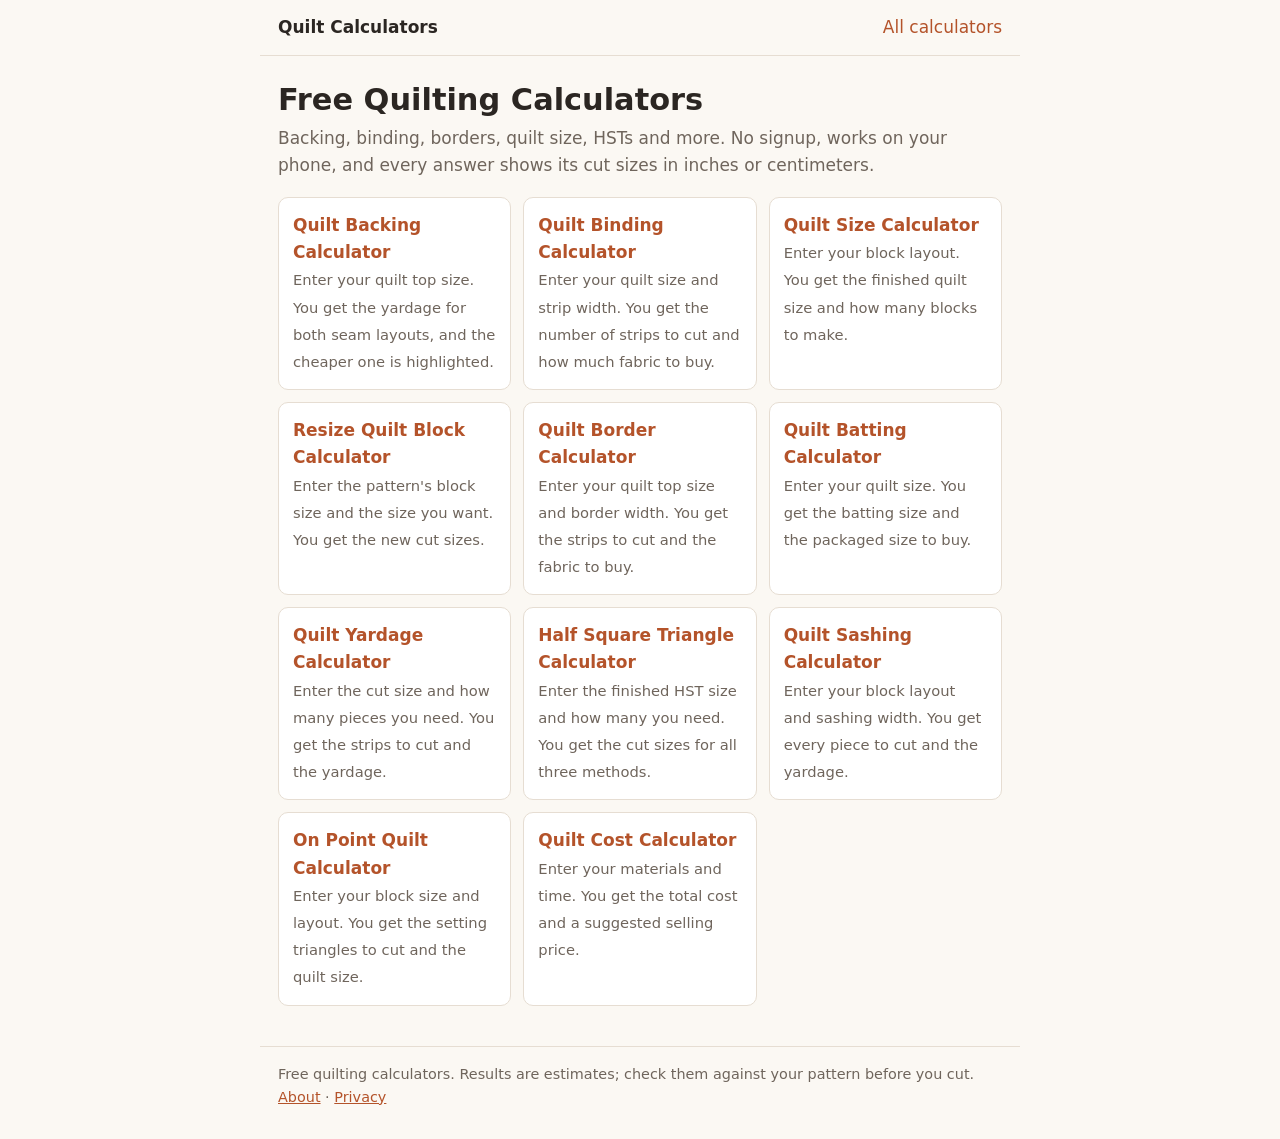
<file: index.html>
<!doctype html><html lang="en"><head><meta charset="utf-8"><meta name="viewport" content="width=device-width,initial-scale=1"><meta name="google-site-verification" content="CVZDYhy-9Az-9mSCyMcHNVbkX8L0_TWqJA_rbuYR4xs">
<title>Quilt Calculators: Free Backing, Binding and Yardage Calculators</title><meta name="description" content="Free quilting calculators for backing, binding, borders, batting, quilt size, sashing, HSTs, on-point settings, yardage and quilt pricing."><link rel="canonical" href="https://quilt-calculators.pages.dev/">
<meta property="og:title" content="Quilt Calculators: Free Backing, Binding and Yardage Calculators"><meta property="og:description" content="Free quilting calculators for backing, binding, borders, batting, quilt size, sashing, HSTs, on-point settings, yardage and quilt pricing."><meta property="og:url" content="https://quilt-calculators.pages.dev/"><meta property="og:type" content="website">
<link rel="icon" href="/favicon.svg" type="image/svg+xml"><link rel="stylesheet" href="/style.css">
<script type="application/ld+json">{"@context":"https://schema.org","@type":"WebSite","name":"Quilt Calculators","url":"https://quilt-calculators.pages.dev/"}</script>
<!-- AD_HEAD -->
</head><body><header><a href="/">Quilt Calculators</a><a href="/#all" style="font-weight:500;color:var(--accent)">All calculators</a></header>
<main><h1>Free Quilting Calculators</h1><p class="lede">Backing, binding, borders, quilt size, HSTs and more. No signup, works on your phone, and every answer shows its cut sizes in inches or centimeters.</p>
<ul class="cards" id="all"><li><a href="/quilt-backing-calculator/"><b>Quilt Backing Calculator</b><span>Enter your quilt top size. You get the yardage for both seam layouts, and the cheaper one is highlighted.</span></a></li><li><a href="/quilt-binding-calculator/"><b>Quilt Binding Calculator</b><span>Enter your quilt size and strip width. You get the number of strips to cut and how much fabric to buy.</span></a></li><li><a href="/quilt-size-calculator/"><b>Quilt Size Calculator</b><span>Enter your block layout. You get the finished quilt size and how many blocks to make.</span></a></li><li><a href="/resize-quilt-block-calculator/"><b>Resize Quilt Block Calculator</b><span>Enter the pattern's block size and the size you want. You get the new cut sizes.</span></a></li><li><a href="/quilt-border-calculator/"><b>Quilt Border Calculator</b><span>Enter your quilt top size and border width. You get the strips to cut and the fabric to buy.</span></a></li><li><a href="/quilt-batting-calculator/"><b>Quilt Batting Calculator</b><span>Enter your quilt size. You get the batting size and the packaged size to buy.</span></a></li><li><a href="/quilt-yardage-calculator/"><b>Quilt Yardage Calculator</b><span>Enter the cut size and how many pieces you need. You get the strips to cut and the yardage.</span></a></li><li><a href="/half-square-triangle-calculator/"><b>Half Square Triangle Calculator</b><span>Enter the finished HST size and how many you need. You get the cut sizes for all three methods.</span></a></li><li><a href="/quilt-sashing-calculator/"><b>Quilt Sashing Calculator</b><span>Enter your block layout and sashing width. You get every piece to cut and the yardage.</span></a></li><li><a href="/on-point-quilt-calculator/"><b>On Point Quilt Calculator</b><span>Enter your block size and layout. You get the setting triangles to cut and the quilt size.</span></a></li><li><a href="/quilt-cost-calculator/"><b>Quilt Cost Calculator</b><span>Enter your materials and time. You get the total cost and a suggested selling price.</span></a></li></ul><div class="ad"><script async="async" data-cfasync="false" src="https://bauval.org/21/48c02a2f39f9222f112341f836ad4d72"></script><div id="container-48c02a2f39f9222f112341f836ad4d72"></div></div></main>
<footer>Free quilting calculators. Results are estimates; check them against your pattern before you cut. <a href="/about/">About</a> · <a href="/privacy/">Privacy</a></footer>
<script src="/app.js" defer></script></body></html>
</file>
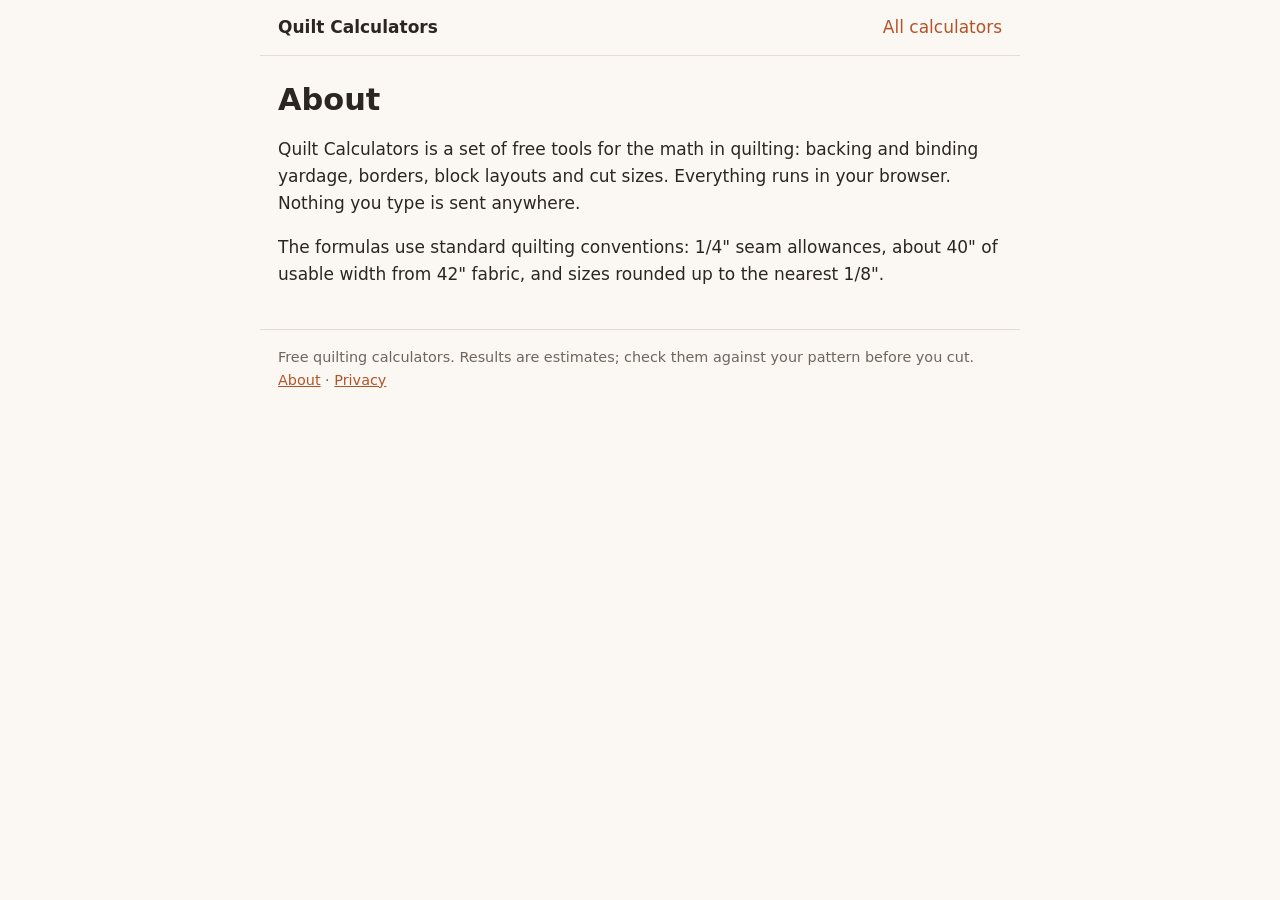
<file: about/index.html>
<!doctype html><html lang="en"><head><meta charset="utf-8"><meta name="viewport" content="width=device-width,initial-scale=1"><meta name="google-site-verification" content="CVZDYhy-9Az-9mSCyMcHNVbkX8L0_TWqJA_rbuYR4xs">
<title>About | Quilt Calculators</title><meta name="description" content="About for Quilt Calculators."><link rel="canonical" href="https://quilt-calculators.pages.dev/about/">
<meta property="og:title" content="About | Quilt Calculators"><meta property="og:description" content="About for Quilt Calculators."><meta property="og:url" content="https://quilt-calculators.pages.dev/about/"><meta property="og:type" content="website">
<link rel="icon" href="/favicon.svg" type="image/svg+xml"><link rel="stylesheet" href="/style.css">

<!-- AD_HEAD -->
</head><body><header><a href="/">Quilt Calculators</a><a href="/#all" style="font-weight:500;color:var(--accent)">All calculators</a></header>
<main><h1>About</h1><p>Quilt Calculators is a set of free tools for the math in quilting: backing and binding yardage, borders, block layouts and cut sizes. Everything runs in your browser. Nothing you type is sent anywhere.</p><p>The formulas use standard quilting conventions: 1/4" seam allowances, about 40" of usable width from 42" fabric, and sizes rounded up to the nearest 1/8".</p></main>
<footer>Free quilting calculators. Results are estimates; check them against your pattern before you cut. <a href="/about/">About</a> · <a href="/privacy/">Privacy</a></footer>
<script src="/app.js" defer></script></body></html>
</file>
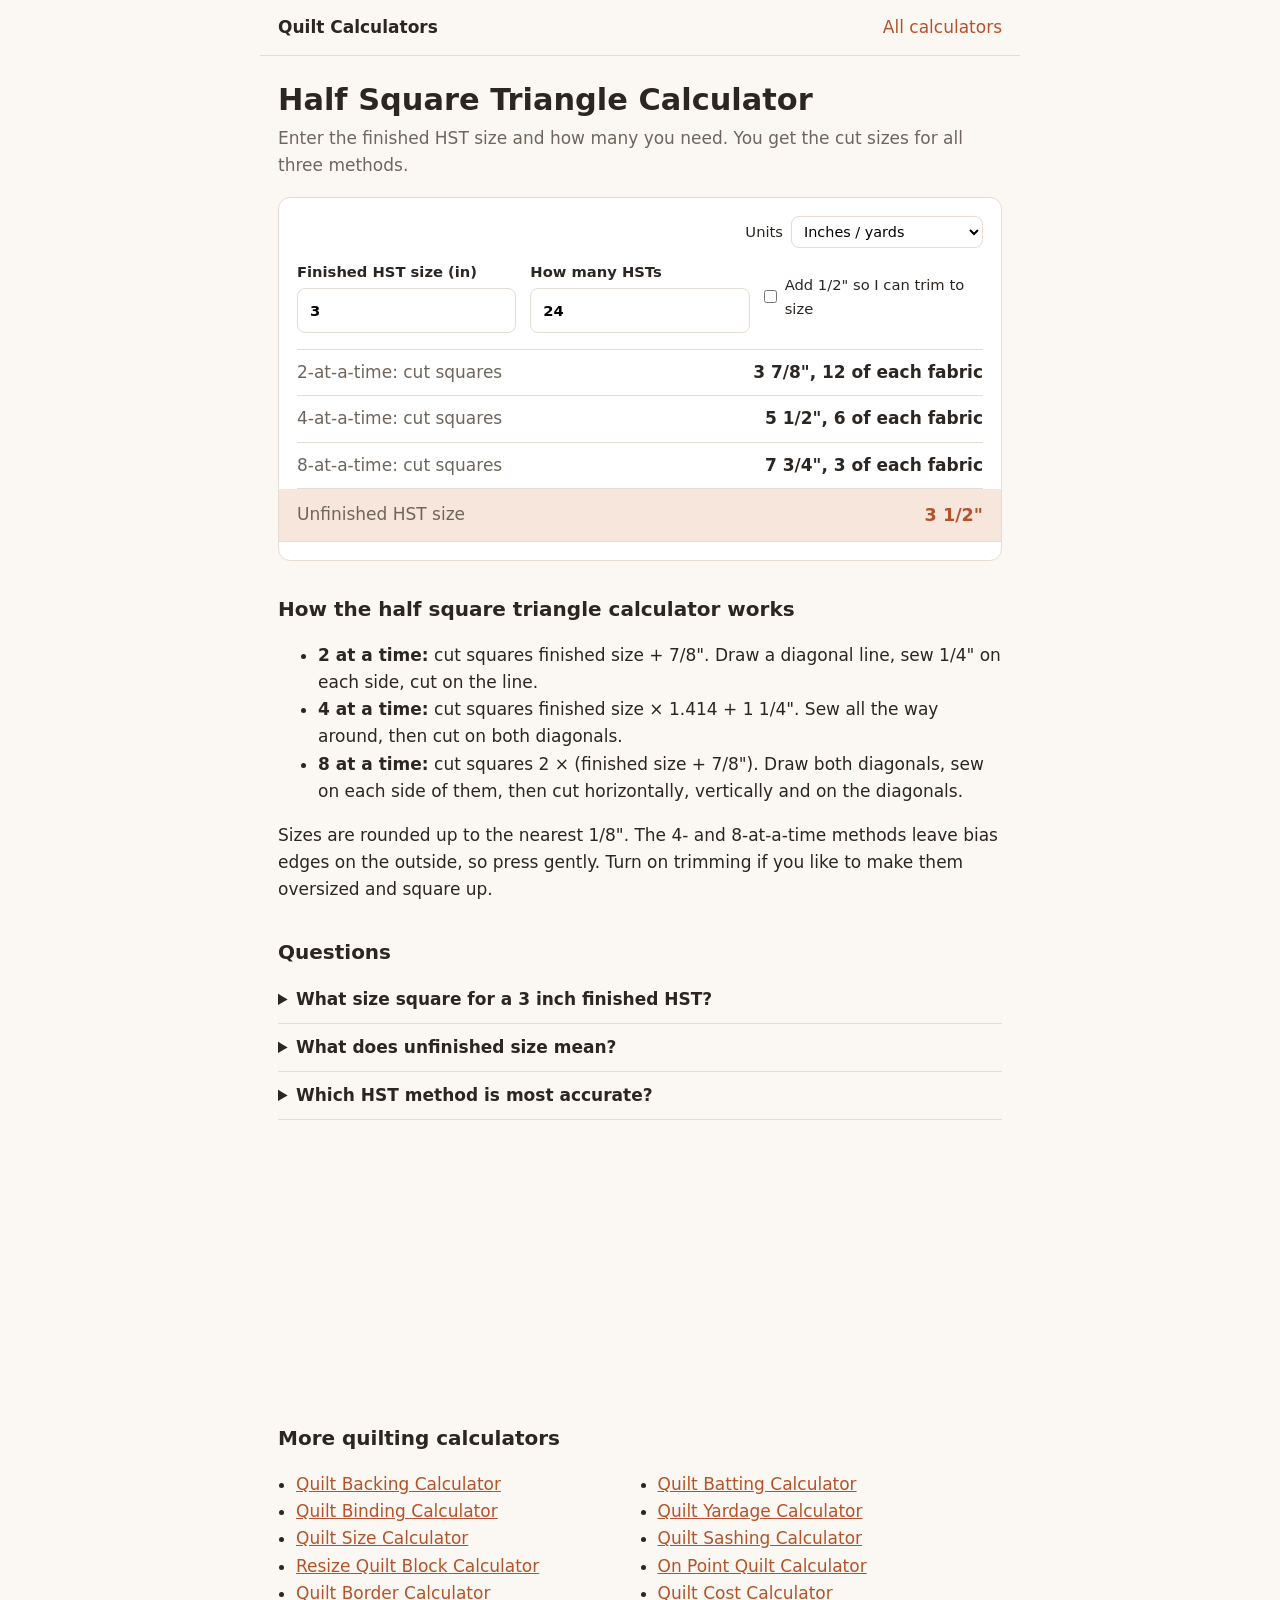
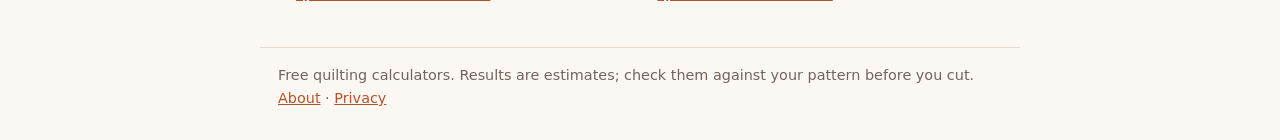
<file: half-square-triangle-calculator/index.html>
<!doctype html><html lang="en"><head><meta charset="utf-8"><meta name="viewport" content="width=device-width,initial-scale=1"><meta name="google-site-verification" content="CVZDYhy-9Az-9mSCyMcHNVbkX8L0_TWqJA_rbuYR4xs">
<title>Half Square Triangle Calculator: HST Cut Sizes</title><meta name="description" content="Free half square triangle (HST) calculator. Get cut square sizes for 2-at-a-time, 4-at-a-time and 8-at-a-time methods."><link rel="canonical" href="https://quilt-calculators.pages.dev/half-square-triangle-calculator/">
<meta property="og:title" content="Half Square Triangle Calculator: HST Cut Sizes"><meta property="og:description" content="Free half square triangle (HST) calculator. Get cut square sizes for 2-at-a-time, 4-at-a-time and 8-at-a-time methods."><meta property="og:url" content="https://quilt-calculators.pages.dev/half-square-triangle-calculator/"><meta property="og:type" content="website">
<link rel="icon" href="/favicon.svg" type="image/svg+xml"><link rel="stylesheet" href="/style.css">
<script type="application/ld+json">{"@context":"https://schema.org","@type":"WebApplication","name":"Half Square Triangle Calculator","url":"https://quilt-calculators.pages.dev/half-square-triangle-calculator/","applicationCategory":"UtilitiesApplication","operatingSystem":"Any","offers":{"@type":"Offer","price":"0","priceCurrency":"USD"}}</script><script type="application/ld+json">{"@context":"https://schema.org","@type":"FAQPage","mainEntity":[{"@type":"Question","name":"What size square for a 3 inch finished HST?","acceptedAnswer":{"@type":"Answer","text":"Cut 3 7/8\" squares for the 2-at-a-time method. Add 1/2\" (4 3/8\") if you want to trim."}},{"@type":"Question","name":"What does unfinished size mean?","acceptedAnswer":{"@type":"Answer","text":"The size of the HST after you sew it but before it goes into the quilt: finished size plus 1/2\". A 3\" finished HST measures 3 1/2\" unfinished."}},{"@type":"Question","name":"Which HST method is most accurate?","acceptedAnswer":{"@type":"Answer","text":"2 at a time, because the outside edges stay on the straight grain. The faster methods are fine if you trim each HST to size."}}]}</script>
<!-- AD_HEAD -->
</head><body><header><a href="/">Quilt Calculators</a><a href="/#all" style="font-weight:500;color:var(--accent)">All calculators</a></header>
<main><h1>Half Square Triangle Calculator</h1><p class="lede">Enter the finished HST size and how many you need. You get the cut sizes for all three methods.</p>
<form class="calc" data-calc="hst"><div class="unitbar"><label for="unit" style="font-weight:500">Units</label><select id="unit"><option value="in">Inches / yards</option><option value="cm">Centimeters / meters</option></select></div>
<div class="grid"><label>Finished HST size (<span class="u">in</span>)<input name="fin" type="number" inputmode="decimal" step="any" min="0" value="3" required data-len></label><label>How many HSTs<input name="count" type="number" inputmode="decimal" step="any" min="0" value="24" required></label><label class="check"><input type="checkbox" name="trim"> Add 1/2&quot; so I can trim to size</label></div><div id="result" aria-live="polite"></div></form>
<div class="ad"><script async="async" data-cfasync="false" src="https://bauval.org/21/48c02a2f39f9222f112341f836ad4d72"></script><div id="container-48c02a2f39f9222f112341f836ad4d72"></div></div>
<h2>How the half square triangle calculator works</h2><ul><li><b>2 at a time:</b> cut squares finished size + 7/8". Draw a diagonal line, sew 1/4" on each side, cut on the line.</li><li><b>4 at a time:</b> cut squares finished size × 1.414 + 1 1/4". Sew all the way around, then cut on both diagonals.</li><li><b>8 at a time:</b> cut squares 2 × (finished size + 7/8"). Draw both diagonals, sew on each side of them, then cut horizontally, vertically and on the diagonals.</li></ul><p>Sizes are rounded up to the nearest 1/8". The 4- and 8-at-a-time methods leave bias edges on the outside, so press gently. Turn on trimming if you like to make them oversized and square up.</p>
<h2>Questions</h2><details><summary>What size square for a 3 inch finished HST?</summary><p>Cut 3 7/8&quot; squares for the 2-at-a-time method. Add 1/2&quot; (4 3/8&quot;) if you want to trim.</p></details><details><summary>What does unfinished size mean?</summary><p>The size of the HST after you sew it but before it goes into the quilt: finished size plus 1/2&quot;. A 3&quot; finished HST measures 3 1/2&quot; unfinished.</p></details><details><summary>Which HST method is most accurate?</summary><p>2 at a time, because the outside edges stay on the straight grain. The faster methods are fine if you trim each HST to size.</p></details>
<div class="ad ad-banner"><script>atOptions = { 'key' : '0e25a3bfea9cafc0eab2e6e6f22a83a6', 'format' : 'iframe', 'height' : 250, 'width' : 300, 'params' : {} };</script><script src="https://bauval.org/22/0e25a3bfea9cafc0eab2e6e6f22a83a6"></script></div><h2>More quilting calculators</h2><ul class="links"><li><a href="/quilt-backing-calculator/">Quilt Backing Calculator</a></li><li><a href="/quilt-binding-calculator/">Quilt Binding Calculator</a></li><li><a href="/quilt-size-calculator/">Quilt Size Calculator</a></li><li><a href="/resize-quilt-block-calculator/">Resize Quilt Block Calculator</a></li><li><a href="/quilt-border-calculator/">Quilt Border Calculator</a></li><li><a href="/quilt-batting-calculator/">Quilt Batting Calculator</a></li><li><a href="/quilt-yardage-calculator/">Quilt Yardage Calculator</a></li><li><a href="/quilt-sashing-calculator/">Quilt Sashing Calculator</a></li><li><a href="/on-point-quilt-calculator/">On Point Quilt Calculator</a></li><li><a href="/quilt-cost-calculator/">Quilt Cost Calculator</a></li></ul></main>
<footer>Free quilting calculators. Results are estimates; check them against your pattern before you cut. <a href="/about/">About</a> · <a href="/privacy/">Privacy</a></footer>
<script src="/app.js" defer></script></body></html>
</file>
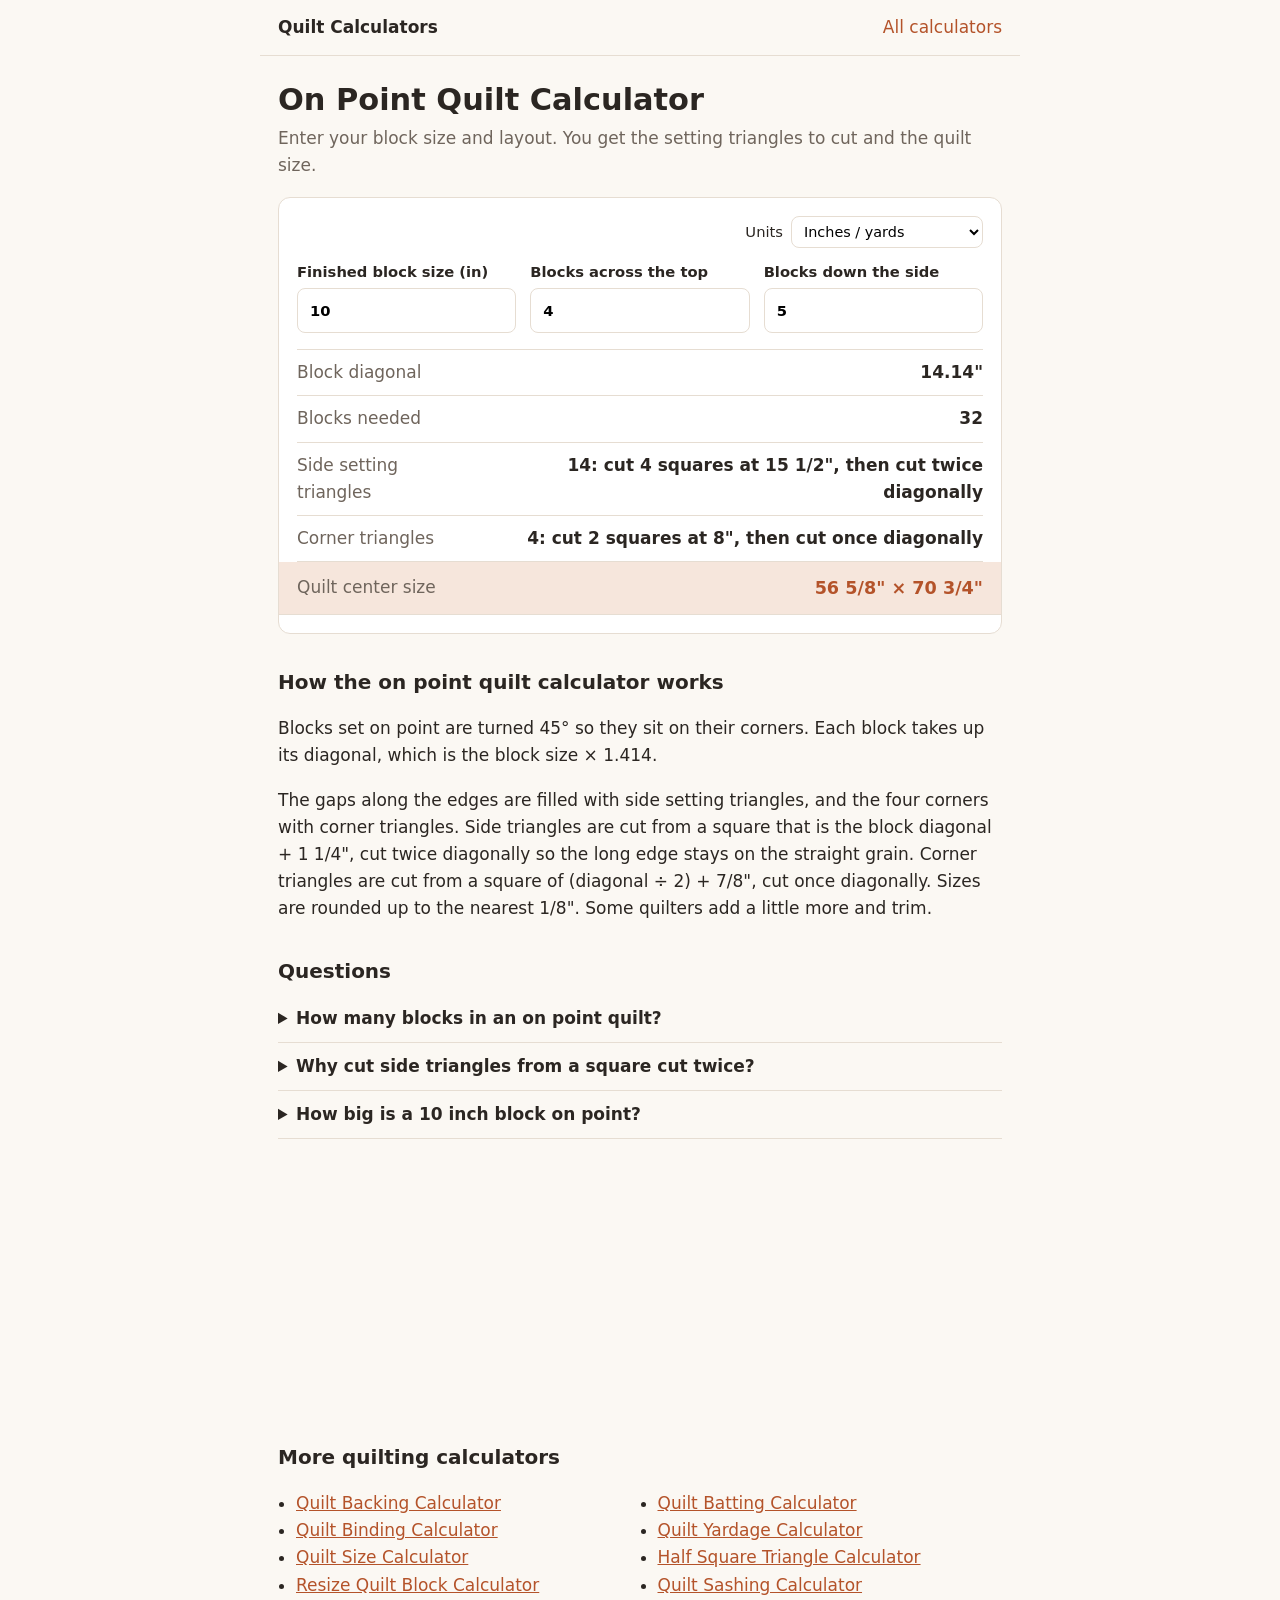
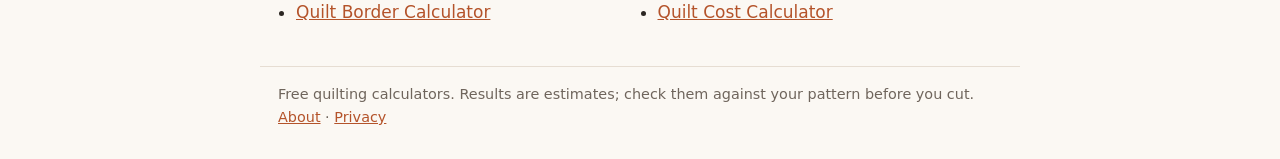
<file: on-point-quilt-calculator/index.html>
<!doctype html><html lang="en"><head><meta charset="utf-8"><meta name="viewport" content="width=device-width,initial-scale=1"><meta name="google-site-verification" content="CVZDYhy-9Az-9mSCyMcHNVbkX8L0_TWqJA_rbuYR4xs">
<title>On Point Quilt Calculator: Setting Triangle Sizes</title><meta name="description" content="Free on point quilt calculator. Get block count, side and corner setting triangle cut sizes, and quilt size for blocks set on point."><link rel="canonical" href="https://quilt-calculators.pages.dev/on-point-quilt-calculator/">
<meta property="og:title" content="On Point Quilt Calculator: Setting Triangle Sizes"><meta property="og:description" content="Free on point quilt calculator. Get block count, side and corner setting triangle cut sizes, and quilt size for blocks set on point."><meta property="og:url" content="https://quilt-calculators.pages.dev/on-point-quilt-calculator/"><meta property="og:type" content="website">
<link rel="icon" href="/favicon.svg" type="image/svg+xml"><link rel="stylesheet" href="/style.css">
<script type="application/ld+json">{"@context":"https://schema.org","@type":"WebApplication","name":"On Point Quilt Calculator","url":"https://quilt-calculators.pages.dev/on-point-quilt-calculator/","applicationCategory":"UtilitiesApplication","operatingSystem":"Any","offers":{"@type":"Offer","price":"0","priceCurrency":"USD"}}</script><script type="application/ld+json">{"@context":"https://schema.org","@type":"FAQPage","mainEntity":[{"@type":"Question","name":"How many blocks in an on point quilt?","acceptedAnswer":{"@type":"Answer","text":"For a layout 4 blocks across and 5 down, you need 4 × 5 + 3 × 4 = 32 blocks."}},{"@type":"Question","name":"Why cut side triangles from a square cut twice?","acceptedAnswer":{"@type":"Answer","text":"That puts the straight grain on the long outside edge of the quilt, so the edges don't stretch."}},{"@type":"Question","name":"How big is a 10 inch block on point?","acceptedAnswer":{"@type":"Answer","text":"Its diagonal is about 14.14\", so 4 blocks across makes a center about 56 5/8\" wide."}}]}</script>
<!-- AD_HEAD -->
</head><body><header><a href="/">Quilt Calculators</a><a href="/#all" style="font-weight:500;color:var(--accent)">All calculators</a></header>
<main><h1>On Point Quilt Calculator</h1><p class="lede">Enter your block size and layout. You get the setting triangles to cut and the quilt size.</p>
<form class="calc" data-calc="onpoint"><div class="unitbar"><label for="unit" style="font-weight:500">Units</label><select id="unit"><option value="in">Inches / yards</option><option value="cm">Centimeters / meters</option></select></div>
<div class="grid"><label>Finished block size (<span class="u">in</span>)<input name="block" type="number" inputmode="decimal" step="any" min="0" value="10" required data-len></label><label>Blocks across the top<input name="across" type="number" inputmode="decimal" step="any" min="0" value="4" required></label><label>Blocks down the side<input name="down" type="number" inputmode="decimal" step="any" min="0" value="5" required></label></div><div id="result" aria-live="polite"></div></form>
<div class="ad"><script async="async" data-cfasync="false" src="https://bauval.org/21/48c02a2f39f9222f112341f836ad4d72"></script><div id="container-48c02a2f39f9222f112341f836ad4d72"></div></div>
<h2>How the on point quilt calculator works</h2><p>Blocks set on point are turned 45° so they sit on their corners. Each block takes up its diagonal, which is the block size × 1.414.</p><p>The gaps along the edges are filled with side setting triangles, and the four corners with corner triangles. Side triangles are cut from a square that is the block diagonal + 1 1/4", cut twice diagonally so the long edge stays on the straight grain. Corner triangles are cut from a square of (diagonal ÷ 2) + 7/8", cut once diagonally. Sizes are rounded up to the nearest 1/8". Some quilters add a little more and trim.</p>
<h2>Questions</h2><details><summary>How many blocks in an on point quilt?</summary><p>For a layout 4 blocks across and 5 down, you need 4 × 5 + 3 × 4 = 32 blocks.</p></details><details><summary>Why cut side triangles from a square cut twice?</summary><p>That puts the straight grain on the long outside edge of the quilt, so the edges don't stretch.</p></details><details><summary>How big is a 10 inch block on point?</summary><p>Its diagonal is about 14.14&quot;, so 4 blocks across makes a center about 56 5/8&quot; wide.</p></details>
<div class="ad ad-banner"><script>atOptions = { 'key' : '0e25a3bfea9cafc0eab2e6e6f22a83a6', 'format' : 'iframe', 'height' : 250, 'width' : 300, 'params' : {} };</script><script src="https://bauval.org/22/0e25a3bfea9cafc0eab2e6e6f22a83a6"></script></div><h2>More quilting calculators</h2><ul class="links"><li><a href="/quilt-backing-calculator/">Quilt Backing Calculator</a></li><li><a href="/quilt-binding-calculator/">Quilt Binding Calculator</a></li><li><a href="/quilt-size-calculator/">Quilt Size Calculator</a></li><li><a href="/resize-quilt-block-calculator/">Resize Quilt Block Calculator</a></li><li><a href="/quilt-border-calculator/">Quilt Border Calculator</a></li><li><a href="/quilt-batting-calculator/">Quilt Batting Calculator</a></li><li><a href="/quilt-yardage-calculator/">Quilt Yardage Calculator</a></li><li><a href="/half-square-triangle-calculator/">Half Square Triangle Calculator</a></li><li><a href="/quilt-sashing-calculator/">Quilt Sashing Calculator</a></li><li><a href="/quilt-cost-calculator/">Quilt Cost Calculator</a></li></ul></main>
<footer>Free quilting calculators. Results are estimates; check them against your pattern before you cut. <a href="/about/">About</a> · <a href="/privacy/">Privacy</a></footer>
<script src="/app.js" defer></script></body></html>
</file>
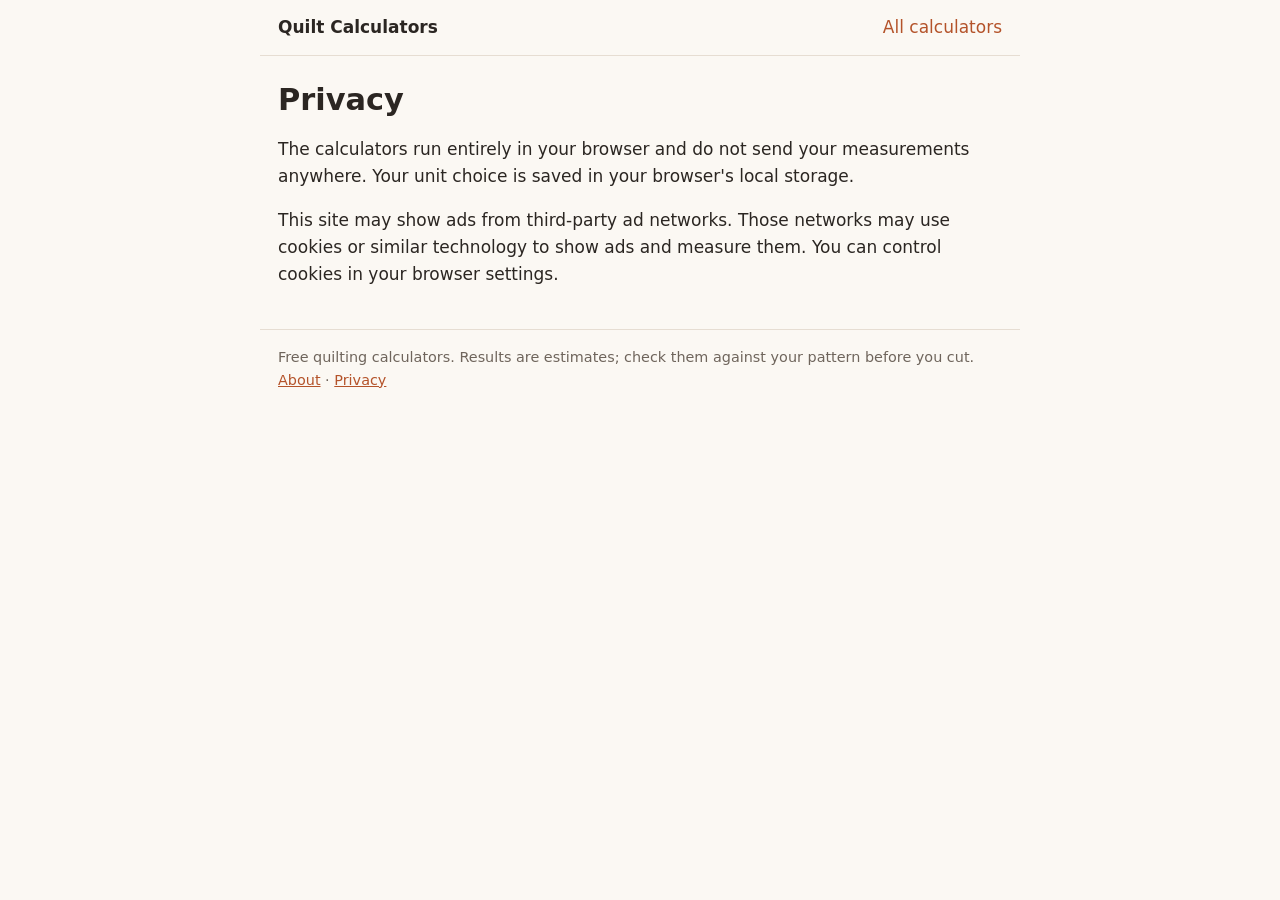
<file: privacy/index.html>
<!doctype html><html lang="en"><head><meta charset="utf-8"><meta name="viewport" content="width=device-width,initial-scale=1"><meta name="google-site-verification" content="CVZDYhy-9Az-9mSCyMcHNVbkX8L0_TWqJA_rbuYR4xs">
<title>Privacy | Quilt Calculators</title><meta name="description" content="Privacy for Quilt Calculators."><link rel="canonical" href="https://quilt-calculators.pages.dev/privacy/">
<meta property="og:title" content="Privacy | Quilt Calculators"><meta property="og:description" content="Privacy for Quilt Calculators."><meta property="og:url" content="https://quilt-calculators.pages.dev/privacy/"><meta property="og:type" content="website">
<link rel="icon" href="/favicon.svg" type="image/svg+xml"><link rel="stylesheet" href="/style.css">

<!-- AD_HEAD -->
</head><body><header><a href="/">Quilt Calculators</a><a href="/#all" style="font-weight:500;color:var(--accent)">All calculators</a></header>
<main><h1>Privacy</h1><p>The calculators run entirely in your browser and do not send your measurements anywhere. Your unit choice is saved in your browser's local storage.</p><p>This site may show ads from third-party ad networks. Those networks may use cookies or similar technology to show ads and measure them. You can control cookies in your browser settings.</p></main>
<footer>Free quilting calculators. Results are estimates; check them against your pattern before you cut. <a href="/about/">About</a> · <a href="/privacy/">Privacy</a></footer>
<script src="/app.js" defer></script></body></html>
</file>
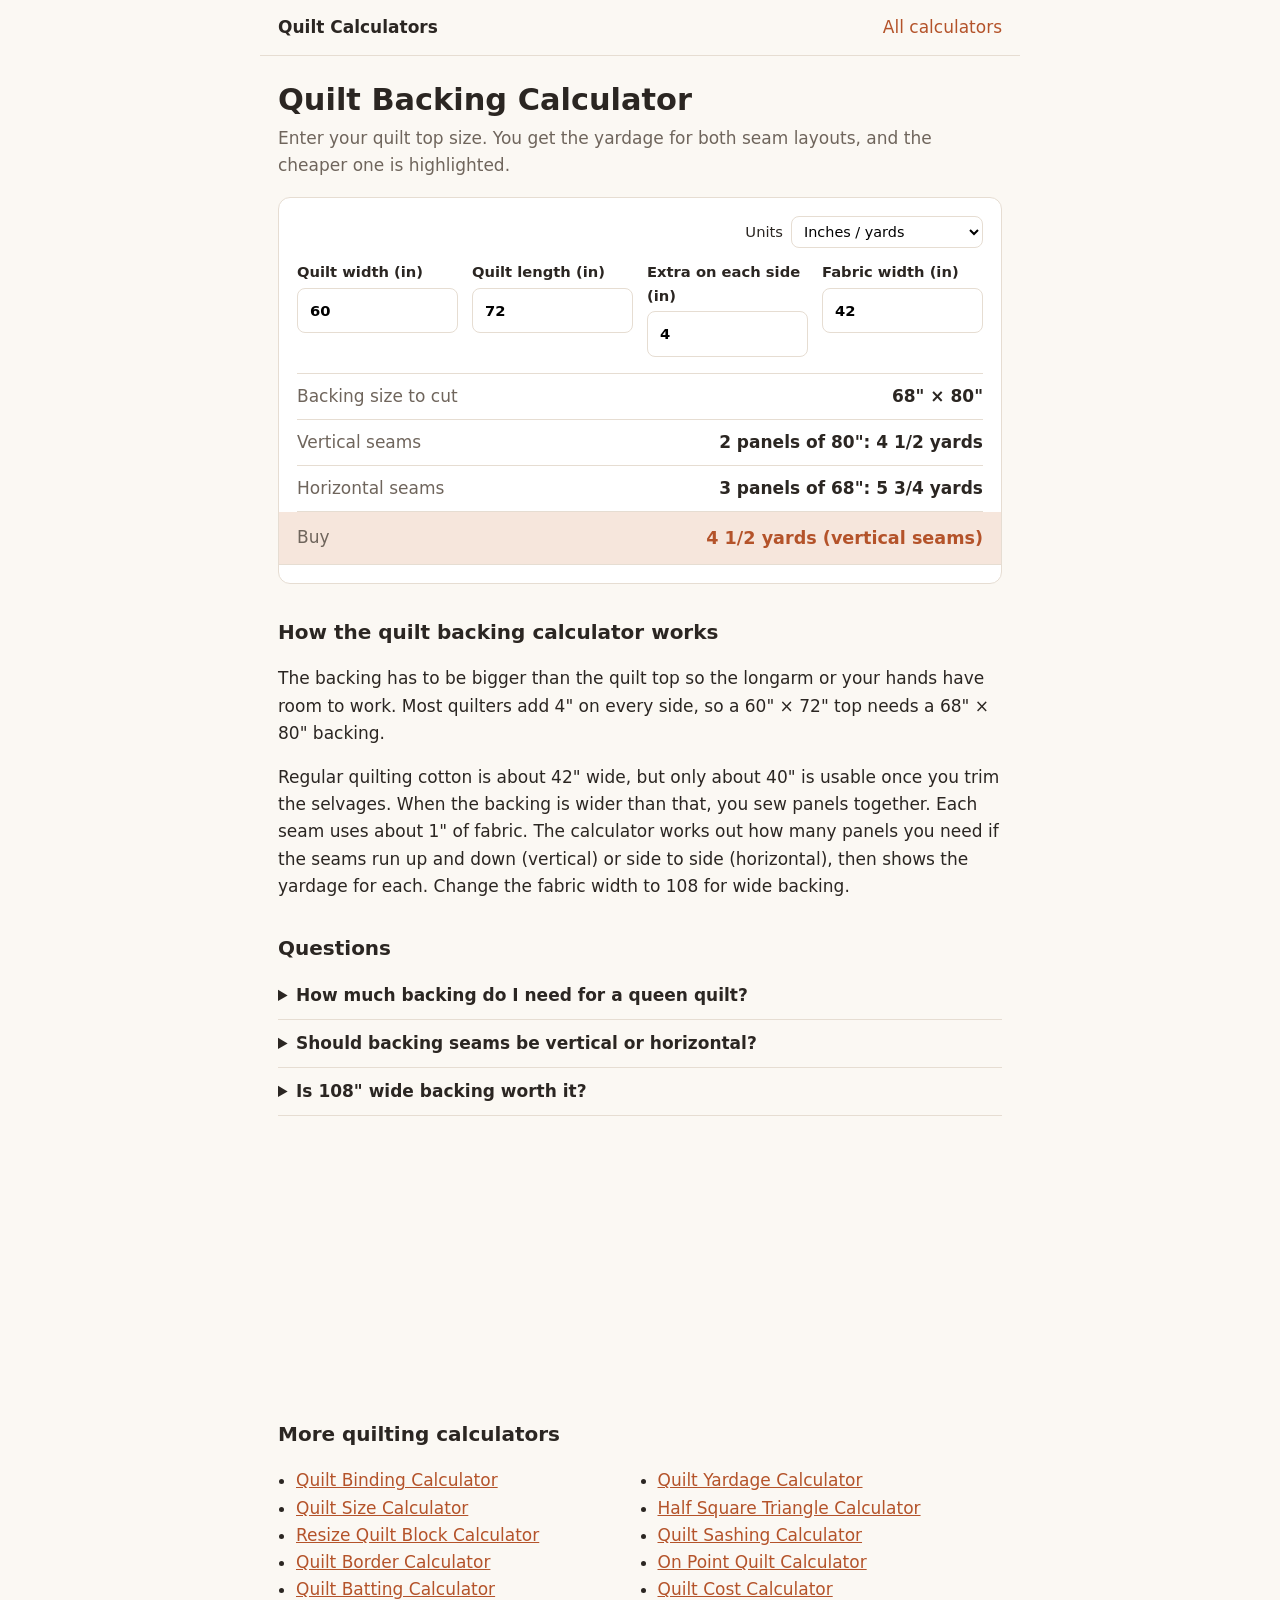
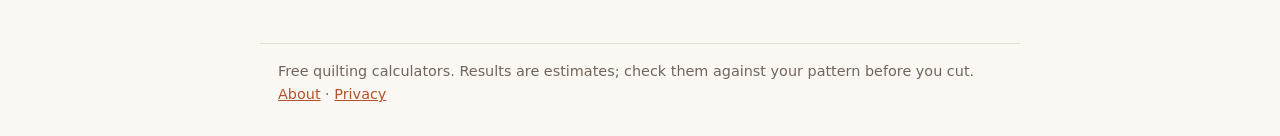
<file: quilt-backing-calculator/index.html>
<!doctype html><html lang="en"><head><meta charset="utf-8"><meta name="viewport" content="width=device-width,initial-scale=1"><meta name="google-site-verification" content="CVZDYhy-9Az-9mSCyMcHNVbkX8L0_TWqJA_rbuYR4xs">
<title>Quilt Backing Calculator: How Much Fabric for Backing</title><meta name="description" content="Free quilt backing calculator. Enter your quilt size and get backing yardage for vertical or horizontal seams, 42&quot; or 108&quot; wide fabric."><link rel="canonical" href="https://quilt-calculators.pages.dev/quilt-backing-calculator/">
<meta property="og:title" content="Quilt Backing Calculator: How Much Fabric for Backing"><meta property="og:description" content="Free quilt backing calculator. Enter your quilt size and get backing yardage for vertical or horizontal seams, 42&quot; or 108&quot; wide fabric."><meta property="og:url" content="https://quilt-calculators.pages.dev/quilt-backing-calculator/"><meta property="og:type" content="website">
<link rel="icon" href="/favicon.svg" type="image/svg+xml"><link rel="stylesheet" href="/style.css">
<script type="application/ld+json">{"@context":"https://schema.org","@type":"WebApplication","name":"Quilt Backing Calculator","url":"https://quilt-calculators.pages.dev/quilt-backing-calculator/","applicationCategory":"UtilitiesApplication","operatingSystem":"Any","offers":{"@type":"Offer","price":"0","priceCurrency":"USD"}}</script><script type="application/ld+json">{"@context":"https://schema.org","@type":"FAQPage","mainEntity":[{"@type":"Question","name":"How much backing do I need for a queen quilt?","acceptedAnswer":{"@type":"Answer","text":"A 90\" × 108\" queen top needs a 98\" × 116\" backing with 4\" extra on each side. In 42\" fabric that is 3 panels either way: about 8 1/4 yards with horizontal seams or 9 3/4 yards with vertical seams. In 108\" wide backing it is about 3 1/4 yards with no seams."}},{"@type":"Question","name":"Should backing seams be vertical or horizontal?","acceptedAnswer":{"@type":"Answer","text":"Either works. Pick whichever uses less fabric, which the calculator shows. Some longarm quilters prefer horizontal seams because they roll more evenly on the frame, so ask yours if you are sending it out."}},{"@type":"Question","name":"Is 108\" wide backing worth it?","acceptedAnswer":{"@type":"Answer","text":"For quilts wider than about 72\", usually yes. You skip the seams, and the yardage is much smaller. Enter 108 as the fabric width to compare."}}]}</script>
<!-- AD_HEAD -->
</head><body><header><a href="/">Quilt Calculators</a><a href="/#all" style="font-weight:500;color:var(--accent)">All calculators</a></header>
<main><h1>Quilt Backing Calculator</h1><p class="lede">Enter your quilt top size. You get the yardage for both seam layouts, and the cheaper one is highlighted.</p>
<form class="calc" data-calc="backing"><div class="unitbar"><label for="unit" style="font-weight:500">Units</label><select id="unit"><option value="in">Inches / yards</option><option value="cm">Centimeters / meters</option></select></div>
<div class="grid"><label>Quilt width (<span class="u">in</span>)<input name="w" type="number" inputmode="decimal" step="any" min="0" value="60" required data-len></label><label>Quilt length (<span class="u">in</span>)<input name="l" type="number" inputmode="decimal" step="any" min="0" value="72" required data-len></label><label>Extra on each side (<span class="u">in</span>)<input name="over" type="number" inputmode="decimal" step="any" min="0" value="4" data-len></label><label>Fabric width (<span class="u">in</span>)<input name="wof" type="number" inputmode="decimal" step="any" min="0" value="42" required data-len></label></div><div id="result" aria-live="polite"></div></form>
<div class="ad"><script async="async" data-cfasync="false" src="https://bauval.org/21/48c02a2f39f9222f112341f836ad4d72"></script><div id="container-48c02a2f39f9222f112341f836ad4d72"></div></div>
<h2>How the quilt backing calculator works</h2><p>The backing has to be bigger than the quilt top so the longarm or your hands have room to work. Most quilters add 4" on every side, so a 60" × 72" top needs a 68" × 80" backing.</p><p>Regular quilting cotton is about 42" wide, but only about 40" is usable once you trim the selvages. When the backing is wider than that, you sew panels together. Each seam uses about 1" of fabric. The calculator works out how many panels you need if the seams run up and down (vertical) or side to side (horizontal), then shows the yardage for each. Change the fabric width to 108 for wide backing.</p>
<h2>Questions</h2><details><summary>How much backing do I need for a queen quilt?</summary><p>A 90&quot; × 108&quot; queen top needs a 98&quot; × 116&quot; backing with 4&quot; extra on each side. In 42&quot; fabric that is 3 panels either way: about 8 1/4 yards with horizontal seams or 9 3/4 yards with vertical seams. In 108&quot; wide backing it is about 3 1/4 yards with no seams.</p></details><details><summary>Should backing seams be vertical or horizontal?</summary><p>Either works. Pick whichever uses less fabric, which the calculator shows. Some longarm quilters prefer horizontal seams because they roll more evenly on the frame, so ask yours if you are sending it out.</p></details><details><summary>Is 108&quot; wide backing worth it?</summary><p>For quilts wider than about 72&quot;, usually yes. You skip the seams, and the yardage is much smaller. Enter 108 as the fabric width to compare.</p></details>
<div class="ad ad-banner"><script>atOptions = { 'key' : '0e25a3bfea9cafc0eab2e6e6f22a83a6', 'format' : 'iframe', 'height' : 250, 'width' : 300, 'params' : {} };</script><script src="https://bauval.org/22/0e25a3bfea9cafc0eab2e6e6f22a83a6"></script></div><h2>More quilting calculators</h2><ul class="links"><li><a href="/quilt-binding-calculator/">Quilt Binding Calculator</a></li><li><a href="/quilt-size-calculator/">Quilt Size Calculator</a></li><li><a href="/resize-quilt-block-calculator/">Resize Quilt Block Calculator</a></li><li><a href="/quilt-border-calculator/">Quilt Border Calculator</a></li><li><a href="/quilt-batting-calculator/">Quilt Batting Calculator</a></li><li><a href="/quilt-yardage-calculator/">Quilt Yardage Calculator</a></li><li><a href="/half-square-triangle-calculator/">Half Square Triangle Calculator</a></li><li><a href="/quilt-sashing-calculator/">Quilt Sashing Calculator</a></li><li><a href="/on-point-quilt-calculator/">On Point Quilt Calculator</a></li><li><a href="/quilt-cost-calculator/">Quilt Cost Calculator</a></li></ul></main>
<footer>Free quilting calculators. Results are estimates; check them against your pattern before you cut. <a href="/about/">About</a> · <a href="/privacy/">Privacy</a></footer>
<script src="/app.js" defer></script></body></html>
</file>
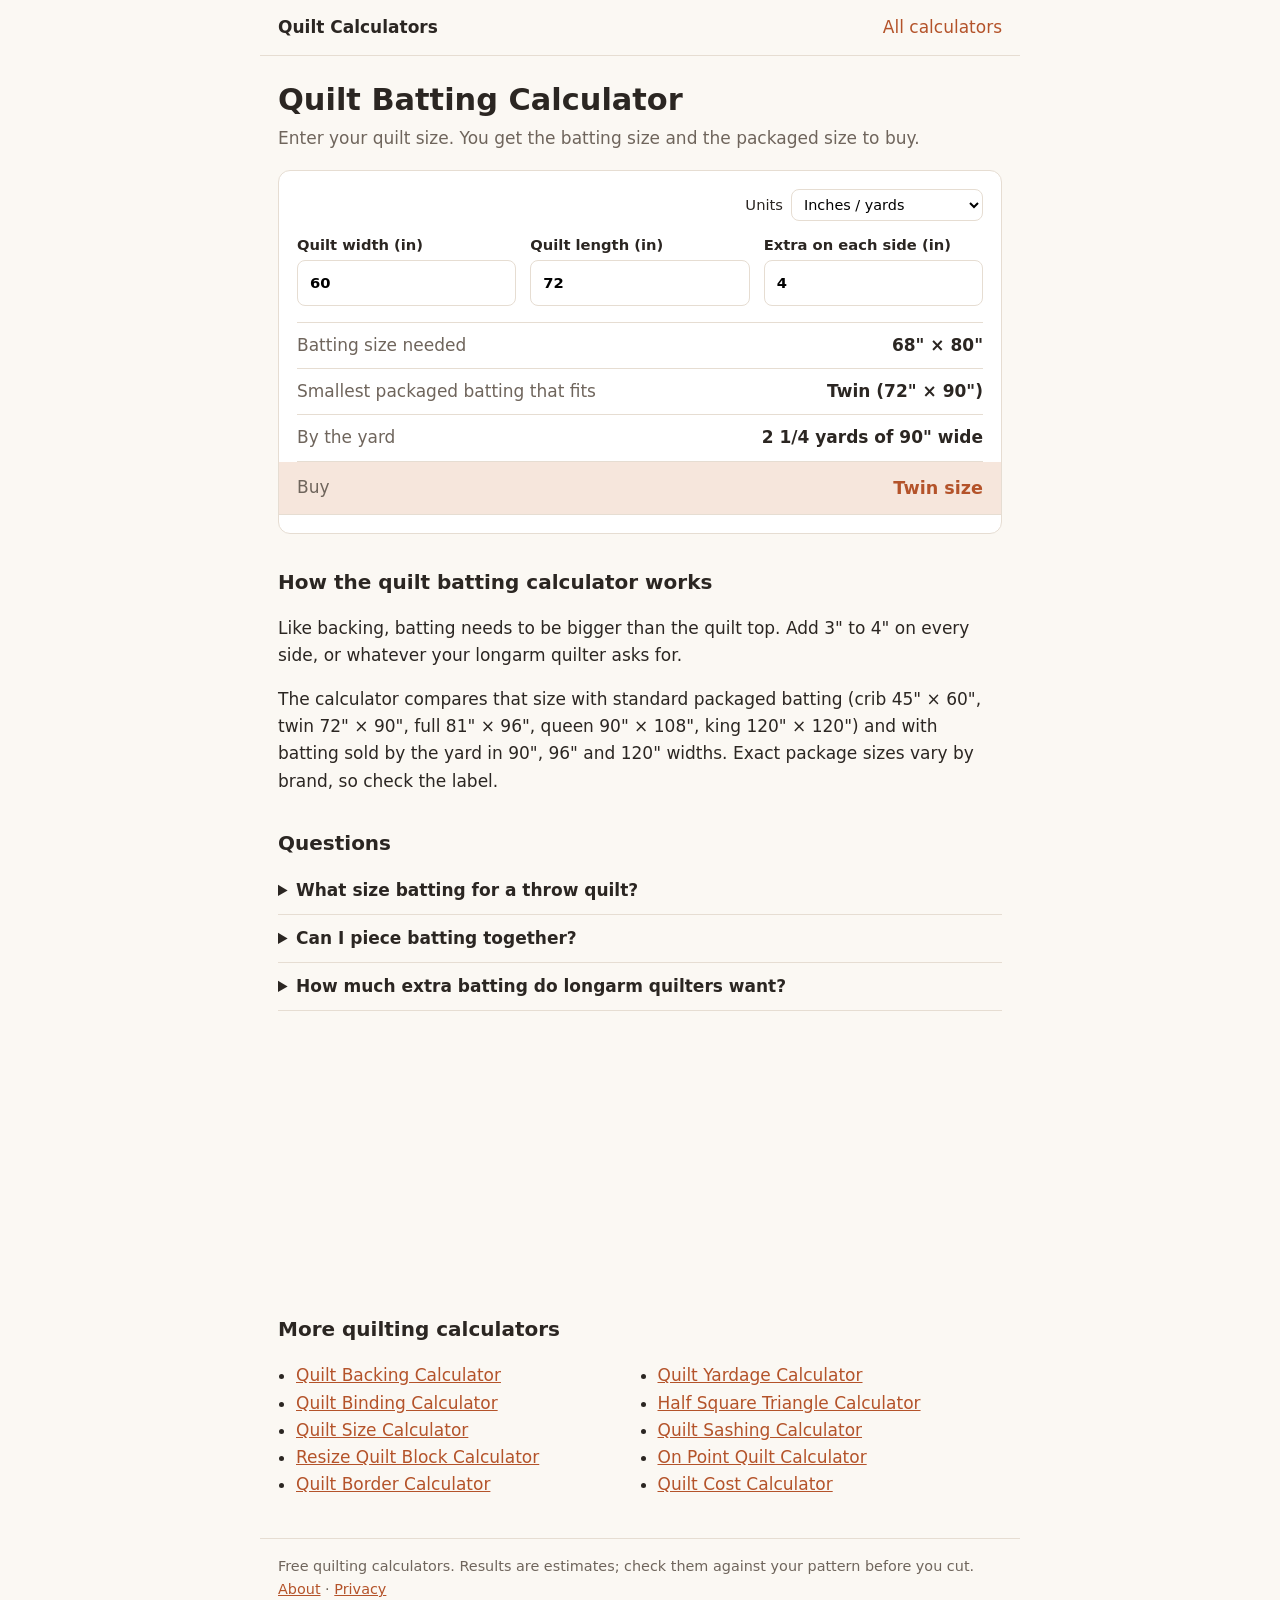
<file: quilt-batting-calculator/index.html>
<!doctype html><html lang="en"><head><meta charset="utf-8"><meta name="viewport" content="width=device-width,initial-scale=1"><meta name="google-site-verification" content="CVZDYhy-9Az-9mSCyMcHNVbkX8L0_TWqJA_rbuYR4xs">
<title>Quilt Batting Calculator: What Size Batting to Buy</title><meta name="description" content="Free quilt batting calculator. Enter your quilt size and find the batting size needed and the smallest packaged batting that fits."><link rel="canonical" href="https://quilt-calculators.pages.dev/quilt-batting-calculator/">
<meta property="og:title" content="Quilt Batting Calculator: What Size Batting to Buy"><meta property="og:description" content="Free quilt batting calculator. Enter your quilt size and find the batting size needed and the smallest packaged batting that fits."><meta property="og:url" content="https://quilt-calculators.pages.dev/quilt-batting-calculator/"><meta property="og:type" content="website">
<link rel="icon" href="/favicon.svg" type="image/svg+xml"><link rel="stylesheet" href="/style.css">
<script type="application/ld+json">{"@context":"https://schema.org","@type":"WebApplication","name":"Quilt Batting Calculator","url":"https://quilt-calculators.pages.dev/quilt-batting-calculator/","applicationCategory":"UtilitiesApplication","operatingSystem":"Any","offers":{"@type":"Offer","price":"0","priceCurrency":"USD"}}</script><script type="application/ld+json">{"@context":"https://schema.org","@type":"FAQPage","mainEntity":[{"@type":"Question","name":"What size batting for a throw quilt?","acceptedAnswer":{"@type":"Answer","text":"A 50\" × 65\" throw needs 58\" × 73\" batting with 4\" extra on each side. A twin package (72\" × 90\") fits."}},{"@type":"Question","name":"Can I piece batting together?","acceptedAnswer":{"@type":"Answer","text":"Yes. Butt the edges together without overlapping and join them with a wide zigzag stitch or fusible batting tape."}},{"@type":"Question","name":"How much extra batting do longarm quilters want?","acceptedAnswer":{"@type":"Answer","text":"Usually 4\" on every side, sometimes 6\". Ask before you buy."}}]}</script>
<!-- AD_HEAD -->
</head><body><header><a href="/">Quilt Calculators</a><a href="/#all" style="font-weight:500;color:var(--accent)">All calculators</a></header>
<main><h1>Quilt Batting Calculator</h1><p class="lede">Enter your quilt size. You get the batting size and the packaged size to buy.</p>
<form class="calc" data-calc="batting"><div class="unitbar"><label for="unit" style="font-weight:500">Units</label><select id="unit"><option value="in">Inches / yards</option><option value="cm">Centimeters / meters</option></select></div>
<div class="grid"><label>Quilt width (<span class="u">in</span>)<input name="w" type="number" inputmode="decimal" step="any" min="0" value="60" required data-len></label><label>Quilt length (<span class="u">in</span>)<input name="l" type="number" inputmode="decimal" step="any" min="0" value="72" required data-len></label><label>Extra on each side (<span class="u">in</span>)<input name="over" type="number" inputmode="decimal" step="any" min="0" value="4" data-len></label></div><div id="result" aria-live="polite"></div></form>
<div class="ad"><script async="async" data-cfasync="false" src="https://bauval.org/21/48c02a2f39f9222f112341f836ad4d72"></script><div id="container-48c02a2f39f9222f112341f836ad4d72"></div></div>
<h2>How the quilt batting calculator works</h2><p>Like backing, batting needs to be bigger than the quilt top. Add 3" to 4" on every side, or whatever your longarm quilter asks for.</p><p>The calculator compares that size with standard packaged batting (crib 45" × 60", twin 72" × 90", full 81" × 96", queen 90" × 108", king 120" × 120") and with batting sold by the yard in 90", 96" and 120" widths. Exact package sizes vary by brand, so check the label.</p>
<h2>Questions</h2><details><summary>What size batting for a throw quilt?</summary><p>A 50&quot; × 65&quot; throw needs 58&quot; × 73&quot; batting with 4&quot; extra on each side. A twin package (72&quot; × 90&quot;) fits.</p></details><details><summary>Can I piece batting together?</summary><p>Yes. Butt the edges together without overlapping and join them with a wide zigzag stitch or fusible batting tape.</p></details><details><summary>How much extra batting do longarm quilters want?</summary><p>Usually 4&quot; on every side, sometimes 6&quot;. Ask before you buy.</p></details>
<div class="ad ad-banner"><script>atOptions = { 'key' : '0e25a3bfea9cafc0eab2e6e6f22a83a6', 'format' : 'iframe', 'height' : 250, 'width' : 300, 'params' : {} };</script><script src="https://bauval.org/22/0e25a3bfea9cafc0eab2e6e6f22a83a6"></script></div><h2>More quilting calculators</h2><ul class="links"><li><a href="/quilt-backing-calculator/">Quilt Backing Calculator</a></li><li><a href="/quilt-binding-calculator/">Quilt Binding Calculator</a></li><li><a href="/quilt-size-calculator/">Quilt Size Calculator</a></li><li><a href="/resize-quilt-block-calculator/">Resize Quilt Block Calculator</a></li><li><a href="/quilt-border-calculator/">Quilt Border Calculator</a></li><li><a href="/quilt-yardage-calculator/">Quilt Yardage Calculator</a></li><li><a href="/half-square-triangle-calculator/">Half Square Triangle Calculator</a></li><li><a href="/quilt-sashing-calculator/">Quilt Sashing Calculator</a></li><li><a href="/on-point-quilt-calculator/">On Point Quilt Calculator</a></li><li><a href="/quilt-cost-calculator/">Quilt Cost Calculator</a></li></ul></main>
<footer>Free quilting calculators. Results are estimates; check them against your pattern before you cut. <a href="/about/">About</a> · <a href="/privacy/">Privacy</a></footer>
<script src="/app.js" defer></script></body></html>
</file>
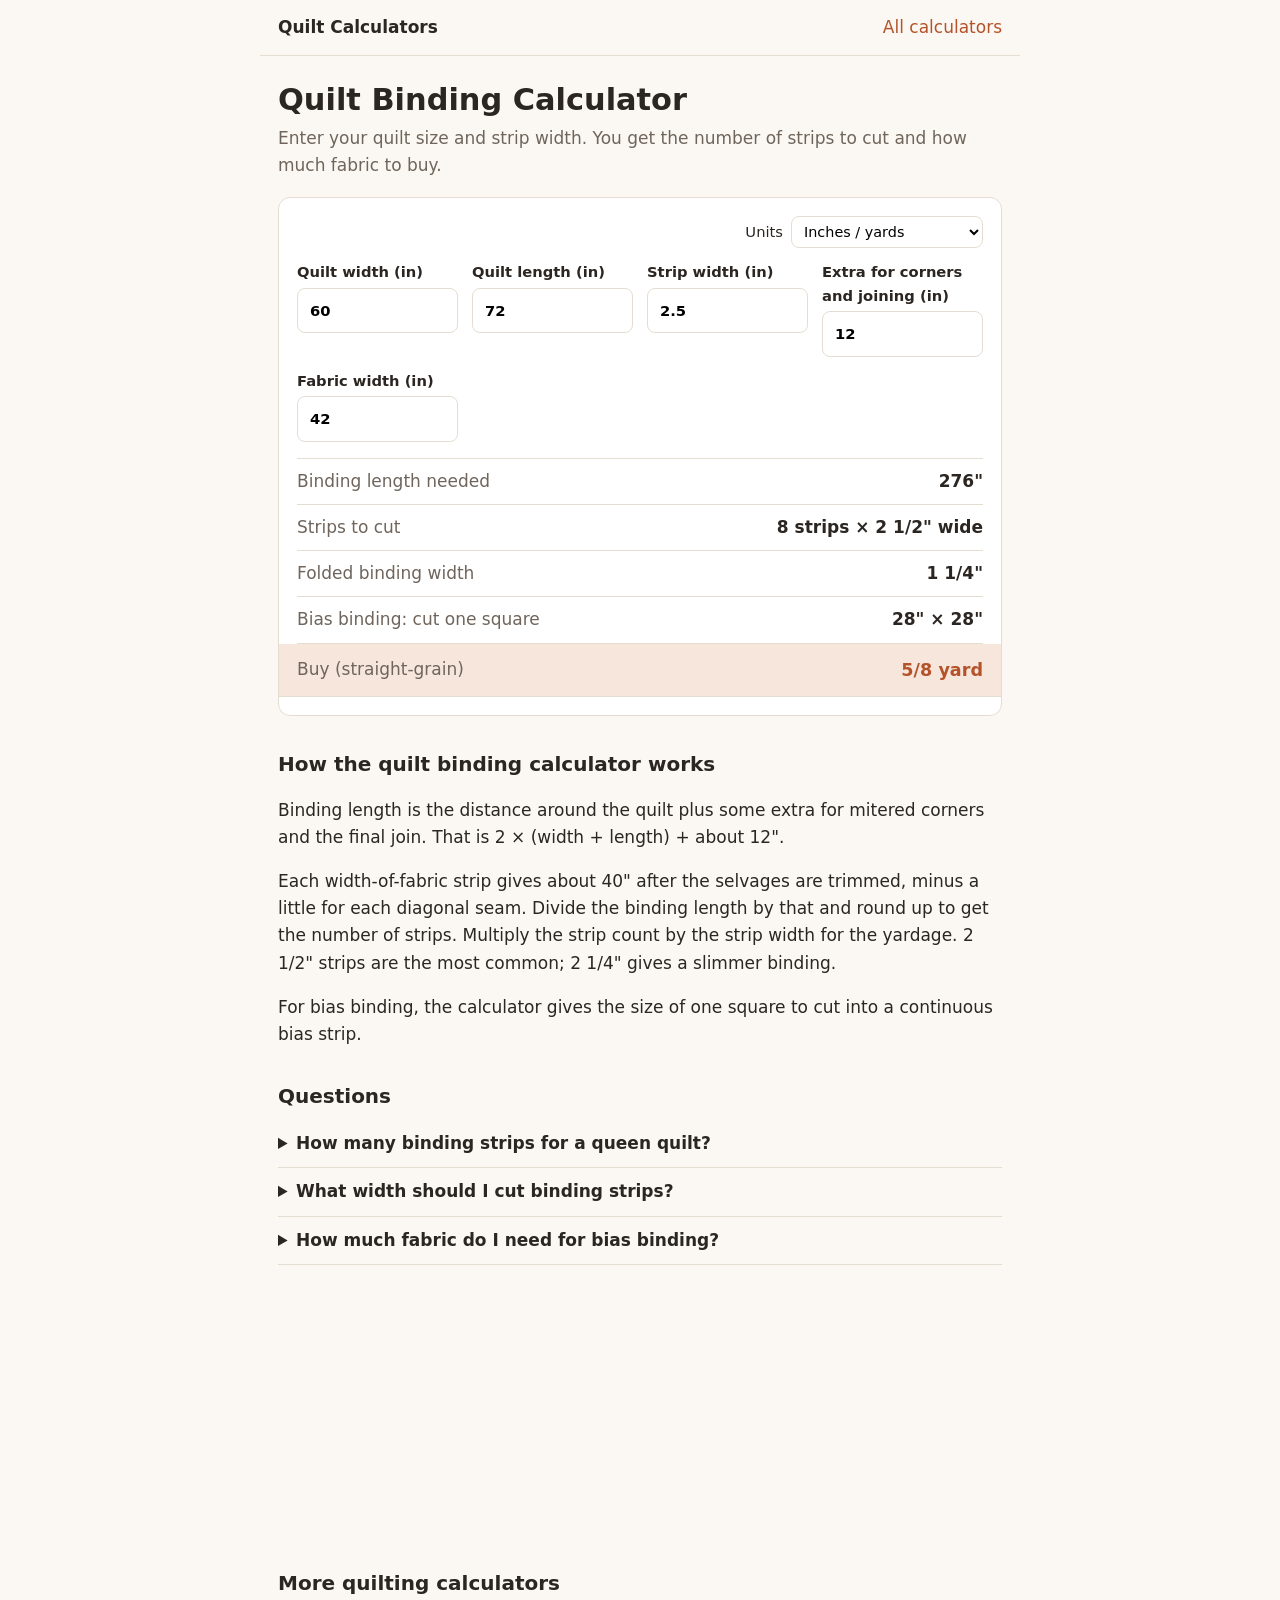
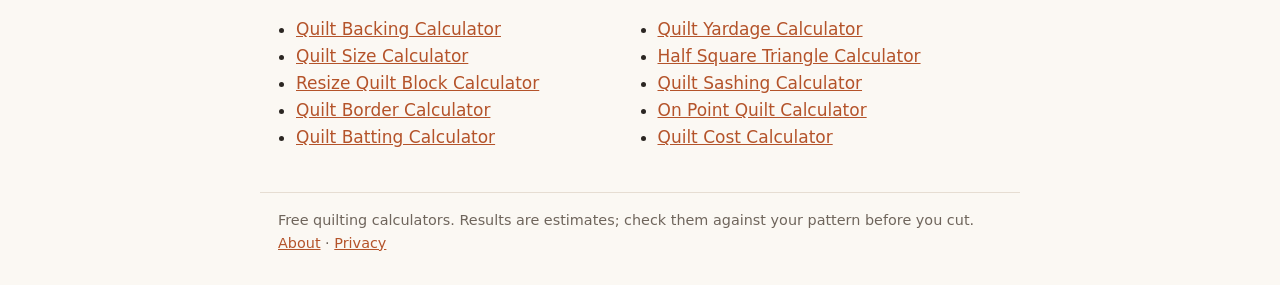
<file: quilt-binding-calculator/index.html>
<!doctype html><html lang="en"><head><meta charset="utf-8"><meta name="viewport" content="width=device-width,initial-scale=1"><meta name="google-site-verification" content="CVZDYhy-9Az-9mSCyMcHNVbkX8L0_TWqJA_rbuYR4xs">
<title>Quilt Binding Calculator: Strips and Yardage</title><meta name="description" content="Free quilt binding calculator. Find how many binding strips to cut, total binding length, and yardage for straight-grain or bias binding."><link rel="canonical" href="https://quilt-calculators.pages.dev/quilt-binding-calculator/">
<meta property="og:title" content="Quilt Binding Calculator: Strips and Yardage"><meta property="og:description" content="Free quilt binding calculator. Find how many binding strips to cut, total binding length, and yardage for straight-grain or bias binding."><meta property="og:url" content="https://quilt-calculators.pages.dev/quilt-binding-calculator/"><meta property="og:type" content="website">
<link rel="icon" href="/favicon.svg" type="image/svg+xml"><link rel="stylesheet" href="/style.css">
<script type="application/ld+json">{"@context":"https://schema.org","@type":"WebApplication","name":"Quilt Binding Calculator","url":"https://quilt-calculators.pages.dev/quilt-binding-calculator/","applicationCategory":"UtilitiesApplication","operatingSystem":"Any","offers":{"@type":"Offer","price":"0","priceCurrency":"USD"}}</script><script type="application/ld+json">{"@context":"https://schema.org","@type":"FAQPage","mainEntity":[{"@type":"Question","name":"How many binding strips for a queen quilt?","acceptedAnswer":{"@type":"Answer","text":"A 90\" × 108\" queen needs about 408\" of binding, which is 11 strips at 2 1/2\" wide, or about 7/8 yard of fabric."}},{"@type":"Question","name":"What width should I cut binding strips?","acceptedAnswer":{"@type":"Answer","text":"2 1/2\" is the standard for a double-fold binding. Use 2 1/4\" for a narrow binding or thin batting, and 2 3/4\" for thick batting or wool."}},{"@type":"Question","name":"How much fabric do I need for bias binding?","acceptedAnswer":{"@type":"Answer","text":"Multiply the binding length by the strip width and take the square root. That is the size of the square to cut. The calculator adds 1\" so you have room to trim."}}]}</script>
<!-- AD_HEAD -->
</head><body><header><a href="/">Quilt Calculators</a><a href="/#all" style="font-weight:500;color:var(--accent)">All calculators</a></header>
<main><h1>Quilt Binding Calculator</h1><p class="lede">Enter your quilt size and strip width. You get the number of strips to cut and how much fabric to buy.</p>
<form class="calc" data-calc="binding"><div class="unitbar"><label for="unit" style="font-weight:500">Units</label><select id="unit"><option value="in">Inches / yards</option><option value="cm">Centimeters / meters</option></select></div>
<div class="grid"><label>Quilt width (<span class="u">in</span>)<input name="w" type="number" inputmode="decimal" step="any" min="0" value="60" required data-len></label><label>Quilt length (<span class="u">in</span>)<input name="l" type="number" inputmode="decimal" step="any" min="0" value="72" required data-len></label><label>Strip width (<span class="u">in</span>)<input name="sw" type="number" inputmode="decimal" step="any" min="0" value="2.5" required data-len></label><label>Extra for corners and joining (<span class="u">in</span>)<input name="extra" type="number" inputmode="decimal" step="any" min="0" value="12" data-len></label><label>Fabric width (<span class="u">in</span>)<input name="wof" type="number" inputmode="decimal" step="any" min="0" value="42" required data-len></label></div><div id="result" aria-live="polite"></div></form>
<div class="ad"><script async="async" data-cfasync="false" src="https://bauval.org/21/48c02a2f39f9222f112341f836ad4d72"></script><div id="container-48c02a2f39f9222f112341f836ad4d72"></div></div>
<h2>How the quilt binding calculator works</h2><p>Binding length is the distance around the quilt plus some extra for mitered corners and the final join. That is 2 × (width + length) + about 12".</p><p>Each width-of-fabric strip gives about 40" after the selvages are trimmed, minus a little for each diagonal seam. Divide the binding length by that and round up to get the number of strips. Multiply the strip count by the strip width for the yardage. 2 1/2" strips are the most common; 2 1/4" gives a slimmer binding.</p><p>For bias binding, the calculator gives the size of one square to cut into a continuous bias strip.</p>
<h2>Questions</h2><details><summary>How many binding strips for a queen quilt?</summary><p>A 90&quot; × 108&quot; queen needs about 408&quot; of binding, which is 11 strips at 2 1/2&quot; wide, or about 7/8 yard of fabric.</p></details><details><summary>What width should I cut binding strips?</summary><p>2 1/2&quot; is the standard for a double-fold binding. Use 2 1/4&quot; for a narrow binding or thin batting, and 2 3/4&quot; for thick batting or wool.</p></details><details><summary>How much fabric do I need for bias binding?</summary><p>Multiply the binding length by the strip width and take the square root. That is the size of the square to cut. The calculator adds 1&quot; so you have room to trim.</p></details>
<div class="ad ad-banner"><script>atOptions = { 'key' : '0e25a3bfea9cafc0eab2e6e6f22a83a6', 'format' : 'iframe', 'height' : 250, 'width' : 300, 'params' : {} };</script><script src="https://bauval.org/22/0e25a3bfea9cafc0eab2e6e6f22a83a6"></script></div><h2>More quilting calculators</h2><ul class="links"><li><a href="/quilt-backing-calculator/">Quilt Backing Calculator</a></li><li><a href="/quilt-size-calculator/">Quilt Size Calculator</a></li><li><a href="/resize-quilt-block-calculator/">Resize Quilt Block Calculator</a></li><li><a href="/quilt-border-calculator/">Quilt Border Calculator</a></li><li><a href="/quilt-batting-calculator/">Quilt Batting Calculator</a></li><li><a href="/quilt-yardage-calculator/">Quilt Yardage Calculator</a></li><li><a href="/half-square-triangle-calculator/">Half Square Triangle Calculator</a></li><li><a href="/quilt-sashing-calculator/">Quilt Sashing Calculator</a></li><li><a href="/on-point-quilt-calculator/">On Point Quilt Calculator</a></li><li><a href="/quilt-cost-calculator/">Quilt Cost Calculator</a></li></ul></main>
<footer>Free quilting calculators. Results are estimates; check them against your pattern before you cut. <a href="/about/">About</a> · <a href="/privacy/">Privacy</a></footer>
<script src="/app.js" defer></script></body></html>
</file>
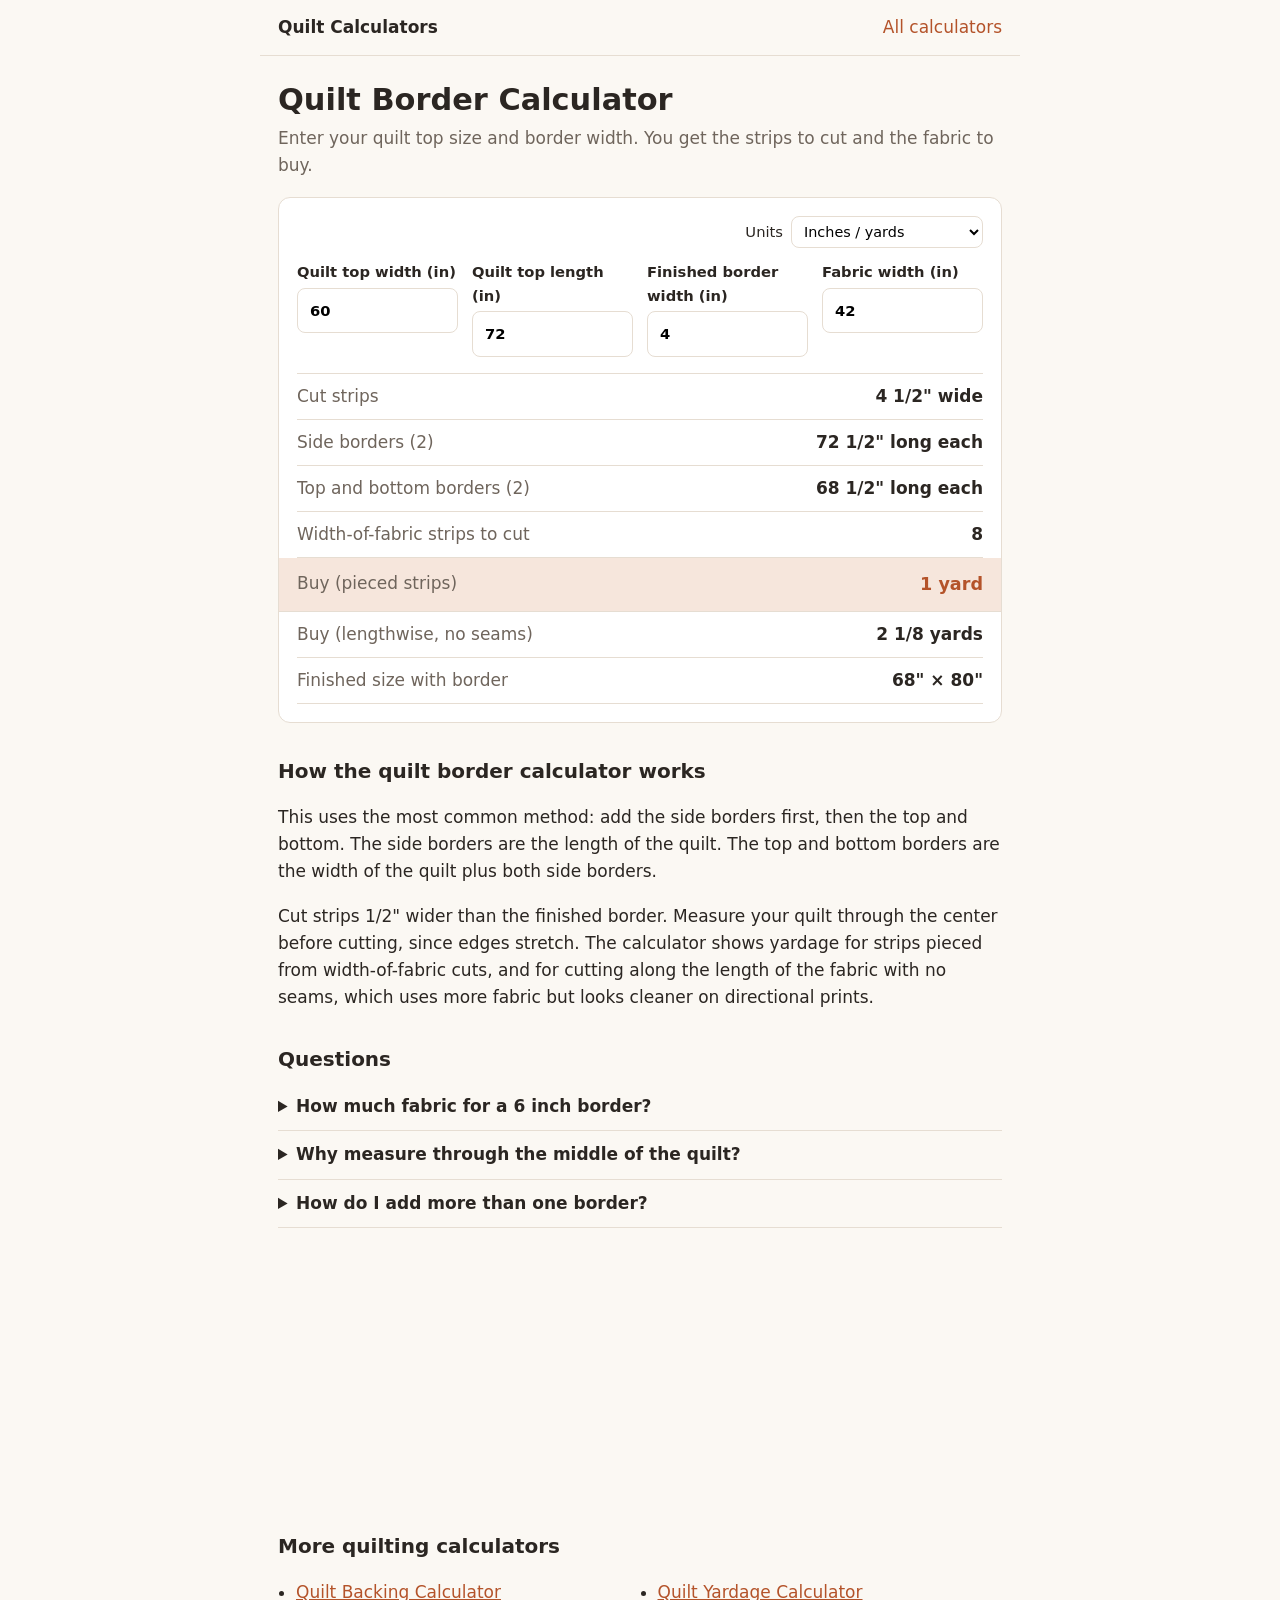
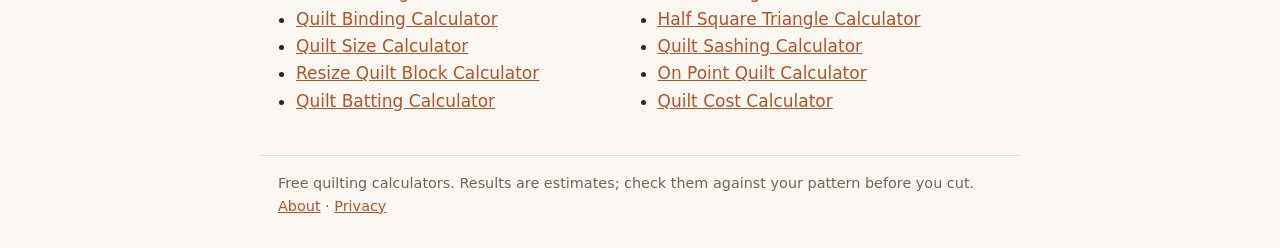
<file: quilt-border-calculator/index.html>
<!doctype html><html lang="en"><head><meta charset="utf-8"><meta name="viewport" content="width=device-width,initial-scale=1"><meta name="google-site-verification" content="CVZDYhy-9Az-9mSCyMcHNVbkX8L0_TWqJA_rbuYR4xs">
<title>Quilt Border Calculator: Strip Lengths and Yardage</title><meta name="description" content="Free quilt border calculator. Get border strip cut widths and lengths, number of strips, and yardage for pieced or lengthwise borders."><link rel="canonical" href="https://quilt-calculators.pages.dev/quilt-border-calculator/">
<meta property="og:title" content="Quilt Border Calculator: Strip Lengths and Yardage"><meta property="og:description" content="Free quilt border calculator. Get border strip cut widths and lengths, number of strips, and yardage for pieced or lengthwise borders."><meta property="og:url" content="https://quilt-calculators.pages.dev/quilt-border-calculator/"><meta property="og:type" content="website">
<link rel="icon" href="/favicon.svg" type="image/svg+xml"><link rel="stylesheet" href="/style.css">
<script type="application/ld+json">{"@context":"https://schema.org","@type":"WebApplication","name":"Quilt Border Calculator","url":"https://quilt-calculators.pages.dev/quilt-border-calculator/","applicationCategory":"UtilitiesApplication","operatingSystem":"Any","offers":{"@type":"Offer","price":"0","priceCurrency":"USD"}}</script><script type="application/ld+json">{"@context":"https://schema.org","@type":"FAQPage","mainEntity":[{"@type":"Question","name":"How much fabric for a 6 inch border?","acceptedAnswer":{"@type":"Answer","text":"For a 60\" × 72\" top, a 6\" finished border needs 8 strips at 6 1/2\" wide, about 1 1/2 yards pieced, or 2 1/8 yards cut lengthwise."}},{"@type":"Question","name":"Why measure through the middle of the quilt?","acceptedAnswer":{"@type":"Answer","text":"The edges of a quilt top stretch while you work. Cutting borders to the center measurement and easing the edges to fit keeps the quilt square and stops wavy borders."}},{"@type":"Question","name":"How do I add more than one border?","acceptedAnswer":{"@type":"Answer","text":"Do them one at a time. Add the first border's width to the quilt size on both sides, then calculate the next one from the new size."}}]}</script>
<!-- AD_HEAD -->
</head><body><header><a href="/">Quilt Calculators</a><a href="/#all" style="font-weight:500;color:var(--accent)">All calculators</a></header>
<main><h1>Quilt Border Calculator</h1><p class="lede">Enter your quilt top size and border width. You get the strips to cut and the fabric to buy.</p>
<form class="calc" data-calc="border"><div class="unitbar"><label for="unit" style="font-weight:500">Units</label><select id="unit"><option value="in">Inches / yards</option><option value="cm">Centimeters / meters</option></select></div>
<div class="grid"><label>Quilt top width (<span class="u">in</span>)<input name="w" type="number" inputmode="decimal" step="any" min="0" value="60" required data-len></label><label>Quilt top length (<span class="u">in</span>)<input name="l" type="number" inputmode="decimal" step="any" min="0" value="72" required data-len></label><label>Finished border width (<span class="u">in</span>)<input name="bw" type="number" inputmode="decimal" step="any" min="0" value="4" required data-len></label><label>Fabric width (<span class="u">in</span>)<input name="wof" type="number" inputmode="decimal" step="any" min="0" value="42" required data-len></label></div><div id="result" aria-live="polite"></div></form>
<div class="ad"><script async="async" data-cfasync="false" src="https://bauval.org/21/48c02a2f39f9222f112341f836ad4d72"></script><div id="container-48c02a2f39f9222f112341f836ad4d72"></div></div>
<h2>How the quilt border calculator works</h2><p>This uses the most common method: add the side borders first, then the top and bottom. The side borders are the length of the quilt. The top and bottom borders are the width of the quilt plus both side borders.</p><p>Cut strips 1/2" wider than the finished border. Measure your quilt through the center before cutting, since edges stretch. The calculator shows yardage for strips pieced from width-of-fabric cuts, and for cutting along the length of the fabric with no seams, which uses more fabric but looks cleaner on directional prints.</p>
<h2>Questions</h2><details><summary>How much fabric for a 6 inch border?</summary><p>For a 60&quot; × 72&quot; top, a 6&quot; finished border needs 8 strips at 6 1/2&quot; wide, about 1 1/2 yards pieced, or 2 1/8 yards cut lengthwise.</p></details><details><summary>Why measure through the middle of the quilt?</summary><p>The edges of a quilt top stretch while you work. Cutting borders to the center measurement and easing the edges to fit keeps the quilt square and stops wavy borders.</p></details><details><summary>How do I add more than one border?</summary><p>Do them one at a time. Add the first border's width to the quilt size on both sides, then calculate the next one from the new size.</p></details>
<div class="ad ad-banner"><script>atOptions = { 'key' : '0e25a3bfea9cafc0eab2e6e6f22a83a6', 'format' : 'iframe', 'height' : 250, 'width' : 300, 'params' : {} };</script><script src="https://bauval.org/22/0e25a3bfea9cafc0eab2e6e6f22a83a6"></script></div><h2>More quilting calculators</h2><ul class="links"><li><a href="/quilt-backing-calculator/">Quilt Backing Calculator</a></li><li><a href="/quilt-binding-calculator/">Quilt Binding Calculator</a></li><li><a href="/quilt-size-calculator/">Quilt Size Calculator</a></li><li><a href="/resize-quilt-block-calculator/">Resize Quilt Block Calculator</a></li><li><a href="/quilt-batting-calculator/">Quilt Batting Calculator</a></li><li><a href="/quilt-yardage-calculator/">Quilt Yardage Calculator</a></li><li><a href="/half-square-triangle-calculator/">Half Square Triangle Calculator</a></li><li><a href="/quilt-sashing-calculator/">Quilt Sashing Calculator</a></li><li><a href="/on-point-quilt-calculator/">On Point Quilt Calculator</a></li><li><a href="/quilt-cost-calculator/">Quilt Cost Calculator</a></li></ul></main>
<footer>Free quilting calculators. Results are estimates; check them against your pattern before you cut. <a href="/about/">About</a> · <a href="/privacy/">Privacy</a></footer>
<script src="/app.js" defer></script></body></html>
</file>
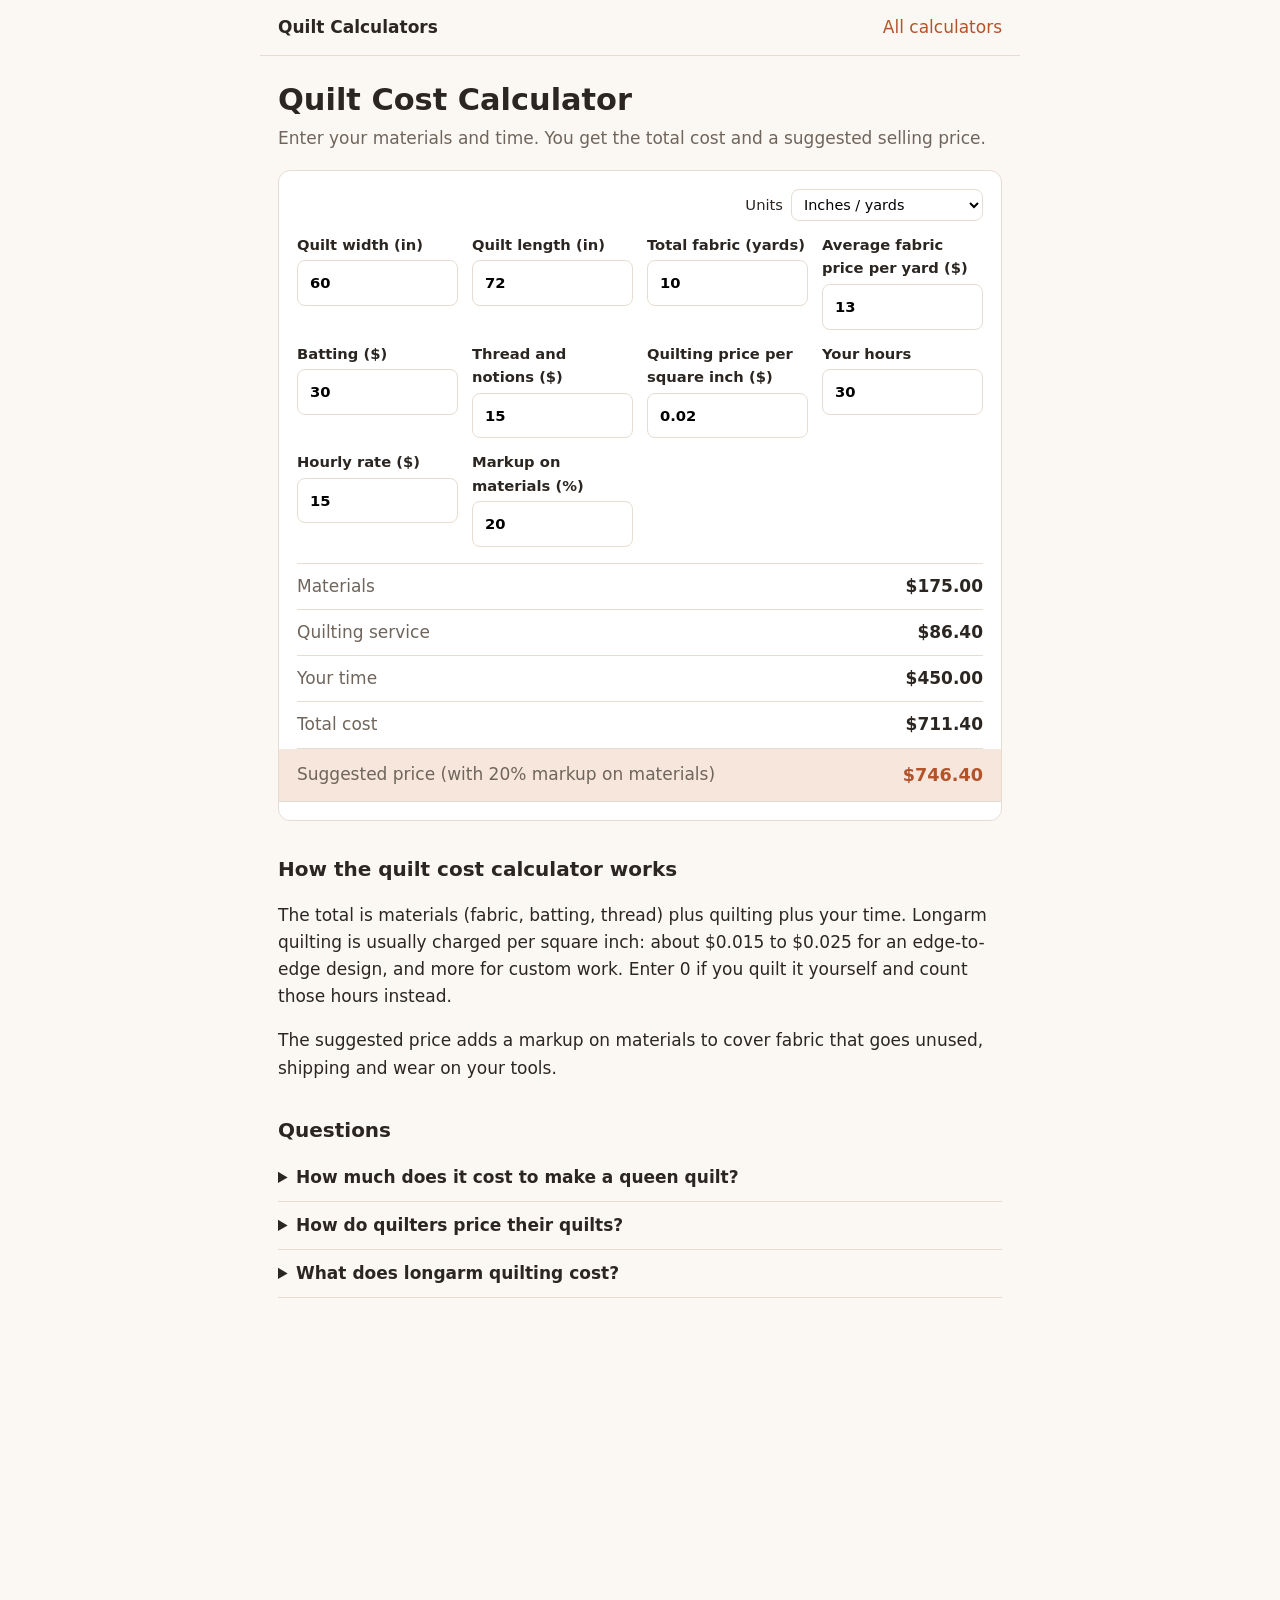
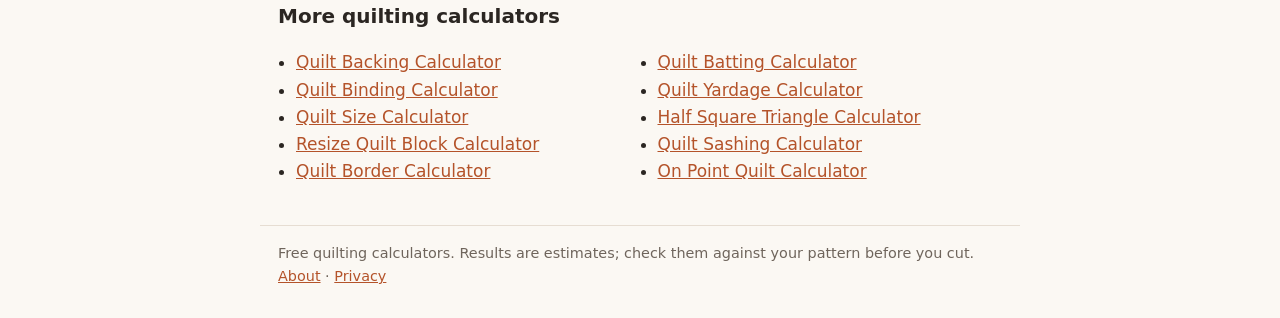
<file: quilt-cost-calculator/index.html>
<!doctype html><html lang="en"><head><meta charset="utf-8"><meta name="viewport" content="width=device-width,initial-scale=1"><meta name="google-site-verification" content="CVZDYhy-9Az-9mSCyMcHNVbkX8L0_TWqJA_rbuYR4xs">
<title>Quilt Cost Calculator: Price a Handmade Quilt</title><meta name="description" content="Free quilt cost and price calculator. Add up fabric, batting, longarm quilting and your time to see what a quilt costs and what to charge."><link rel="canonical" href="https://quilt-calculators.pages.dev/quilt-cost-calculator/">
<meta property="og:title" content="Quilt Cost Calculator: Price a Handmade Quilt"><meta property="og:description" content="Free quilt cost and price calculator. Add up fabric, batting, longarm quilting and your time to see what a quilt costs and what to charge."><meta property="og:url" content="https://quilt-calculators.pages.dev/quilt-cost-calculator/"><meta property="og:type" content="website">
<link rel="icon" href="/favicon.svg" type="image/svg+xml"><link rel="stylesheet" href="/style.css">
<script type="application/ld+json">{"@context":"https://schema.org","@type":"WebApplication","name":"Quilt Cost Calculator","url":"https://quilt-calculators.pages.dev/quilt-cost-calculator/","applicationCategory":"UtilitiesApplication","operatingSystem":"Any","offers":{"@type":"Offer","price":"0","priceCurrency":"USD"}}</script><script type="application/ld+json">{"@context":"https://schema.org","@type":"FAQPage","mainEntity":[{"@type":"Question","name":"How much does it cost to make a queen quilt?","acceptedAnswer":{"@type":"Answer","text":"With about 14 yards of fabric at $13, $45 queen batting, $15 of thread and edge-to-edge longarm quilting at $0.02 per square inch, materials and quilting come to about $436 before your time."}},{"@type":"Question","name":"How do quilters price their quilts?","acceptedAnswer":{"@type":"Answer","text":"Most add up materials and quilting, then add an hourly rate for their time. The hourly rate is what varies most, so pick one you would be happy to earn."}},{"@type":"Question","name":"What does longarm quilting cost?","acceptedAnswer":{"@type":"Answer","text":"Edge-to-edge is often $0.015 to $0.025 per square inch. A 60\" × 72\" quilt is 4,320 square inches, so about $65 to $110."}}]}</script>
<!-- AD_HEAD -->
</head><body><header><a href="/">Quilt Calculators</a><a href="/#all" style="font-weight:500;color:var(--accent)">All calculators</a></header>
<main><h1>Quilt Cost Calculator</h1><p class="lede">Enter your materials and time. You get the total cost and a suggested selling price.</p>
<form class="calc" data-calc="cost"><div class="unitbar"><label for="unit" style="font-weight:500">Units</label><select id="unit"><option value="in">Inches / yards</option><option value="cm">Centimeters / meters</option></select></div>
<div class="grid"><label>Quilt width (in)<input name="w" type="number" inputmode="decimal" step="any" min="0" value="60" required></label><label>Quilt length (in)<input name="l" type="number" inputmode="decimal" step="any" min="0" value="72" required></label><label>Total fabric (yards)<input name="yards" type="number" inputmode="decimal" step="any" min="0" value="10" required></label><label>Average fabric price per yard ($)<input name="ppy" type="number" inputmode="decimal" step="any" min="0" value="13" required></label><label>Batting ($)<input name="batting" type="number" inputmode="decimal" step="any" min="0" value="30"></label><label>Thread and notions ($)<input name="thread" type="number" inputmode="decimal" step="any" min="0" value="15"></label><label>Quilting price per square inch ($)<input name="longarm" type="number" inputmode="decimal" step="any" min="0" value="0.02"></label><label>Your hours<input name="hours" type="number" inputmode="decimal" step="any" min="0" value="30"></label><label>Hourly rate ($)<input name="rate" type="number" inputmode="decimal" step="any" min="0" value="15"></label><label>Markup on materials (%)<input name="markup" type="number" inputmode="decimal" step="any" min="0" value="20"></label></div><div id="result" aria-live="polite"></div></form>
<div class="ad"><script async="async" data-cfasync="false" src="https://bauval.org/21/48c02a2f39f9222f112341f836ad4d72"></script><div id="container-48c02a2f39f9222f112341f836ad4d72"></div></div>
<h2>How the quilt cost calculator works</h2><p>The total is materials (fabric, batting, thread) plus quilting plus your time. Longarm quilting is usually charged per square inch: about $0.015 to $0.025 for an edge-to-edge design, and more for custom work. Enter 0 if you quilt it yourself and count those hours instead.</p><p>The suggested price adds a markup on materials to cover fabric that goes unused, shipping and wear on your tools.</p>
<h2>Questions</h2><details><summary>How much does it cost to make a queen quilt?</summary><p>With about 14 yards of fabric at $13, $45 queen batting, $15 of thread and edge-to-edge longarm quilting at $0.02 per square inch, materials and quilting come to about $436 before your time.</p></details><details><summary>How do quilters price their quilts?</summary><p>Most add up materials and quilting, then add an hourly rate for their time. The hourly rate is what varies most, so pick one you would be happy to earn.</p></details><details><summary>What does longarm quilting cost?</summary><p>Edge-to-edge is often $0.015 to $0.025 per square inch. A 60&quot; × 72&quot; quilt is 4,320 square inches, so about $65 to $110.</p></details>
<div class="ad ad-banner"><script>atOptions = { 'key' : '0e25a3bfea9cafc0eab2e6e6f22a83a6', 'format' : 'iframe', 'height' : 250, 'width' : 300, 'params' : {} };</script><script src="https://bauval.org/22/0e25a3bfea9cafc0eab2e6e6f22a83a6"></script></div><h2>More quilting calculators</h2><ul class="links"><li><a href="/quilt-backing-calculator/">Quilt Backing Calculator</a></li><li><a href="/quilt-binding-calculator/">Quilt Binding Calculator</a></li><li><a href="/quilt-size-calculator/">Quilt Size Calculator</a></li><li><a href="/resize-quilt-block-calculator/">Resize Quilt Block Calculator</a></li><li><a href="/quilt-border-calculator/">Quilt Border Calculator</a></li><li><a href="/quilt-batting-calculator/">Quilt Batting Calculator</a></li><li><a href="/quilt-yardage-calculator/">Quilt Yardage Calculator</a></li><li><a href="/half-square-triangle-calculator/">Half Square Triangle Calculator</a></li><li><a href="/quilt-sashing-calculator/">Quilt Sashing Calculator</a></li><li><a href="/on-point-quilt-calculator/">On Point Quilt Calculator</a></li></ul></main>
<footer>Free quilting calculators. Results are estimates; check them against your pattern before you cut. <a href="/about/">About</a> · <a href="/privacy/">Privacy</a></footer>
<script src="/app.js" defer></script></body></html>
</file>
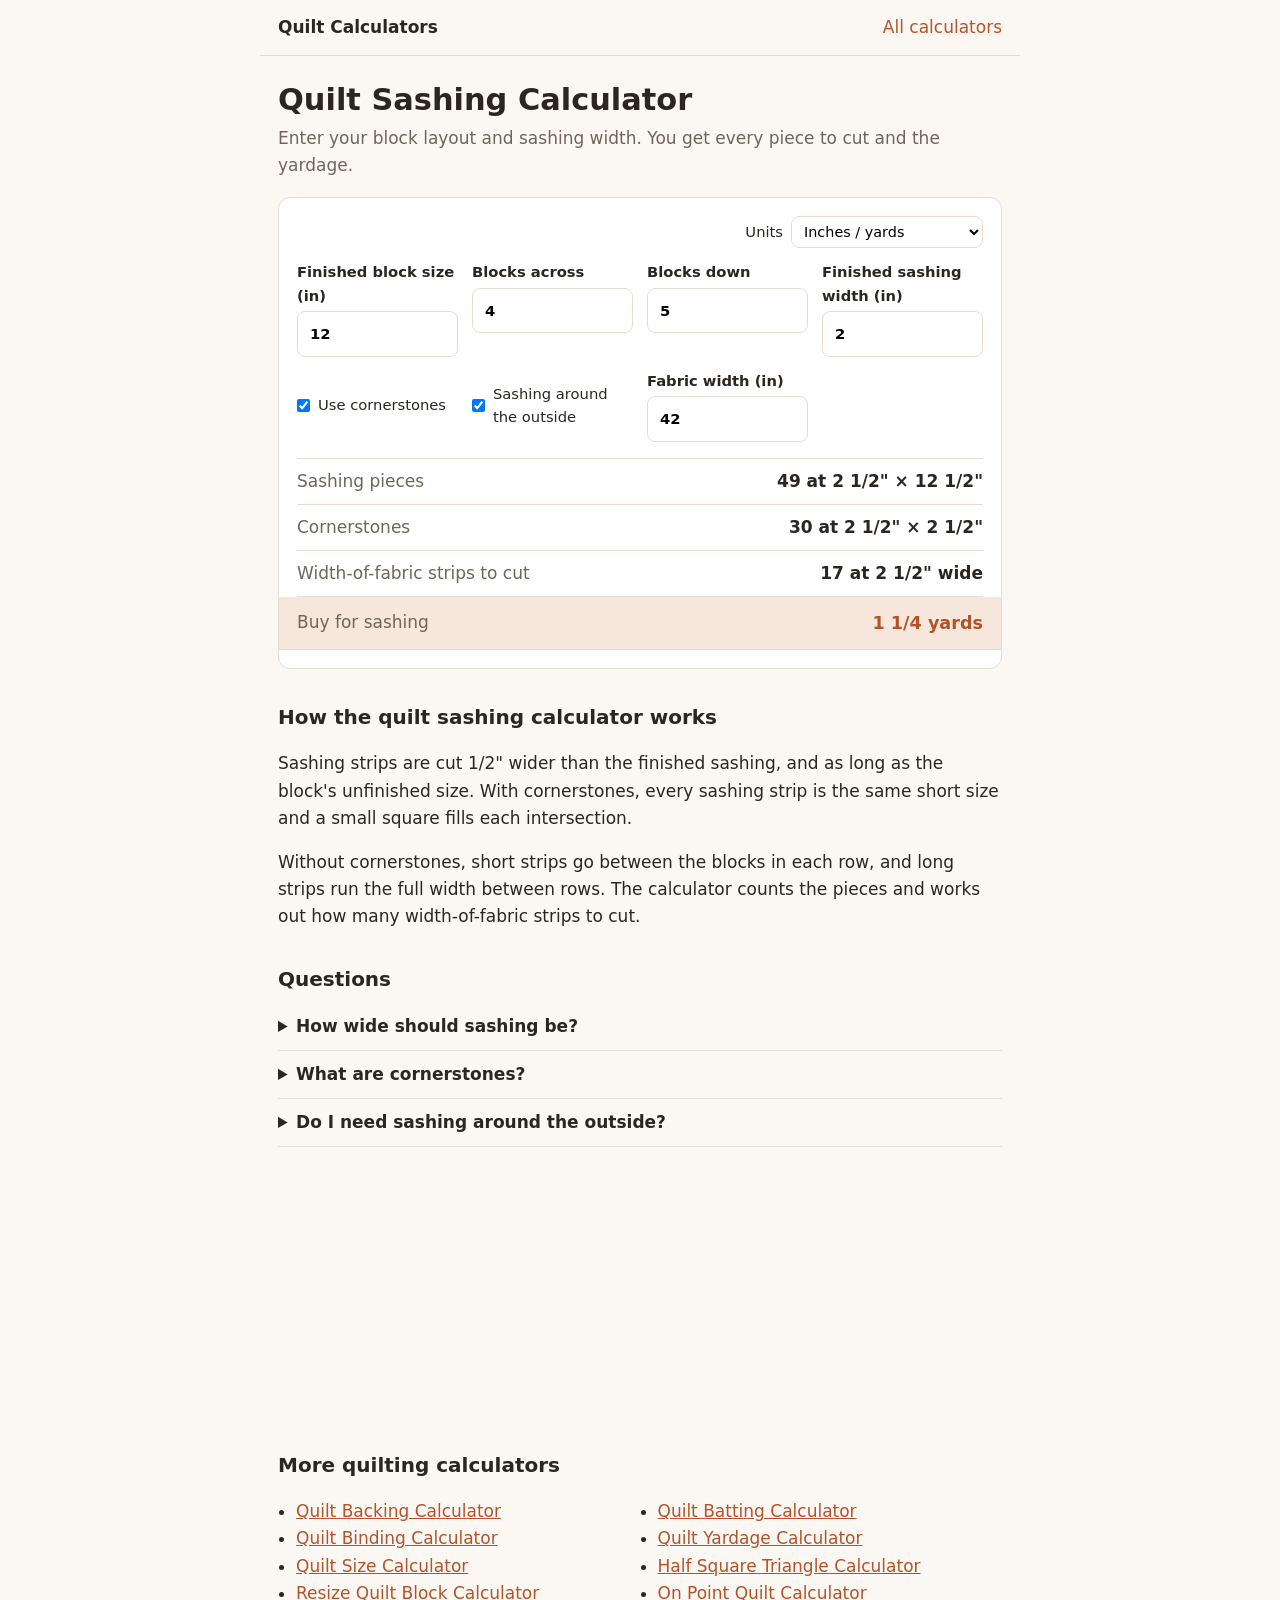
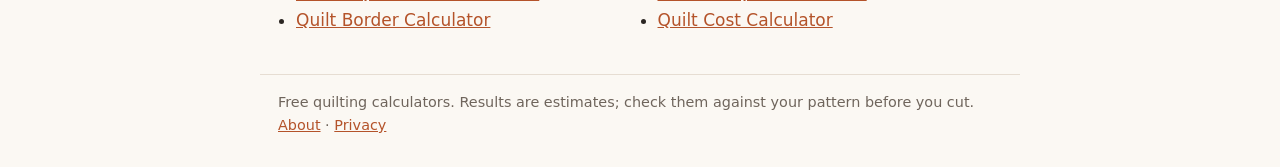
<file: quilt-sashing-calculator/index.html>
<!doctype html><html lang="en"><head><meta charset="utf-8"><meta name="viewport" content="width=device-width,initial-scale=1"><meta name="google-site-verification" content="CVZDYhy-9Az-9mSCyMcHNVbkX8L0_TWqJA_rbuYR4xs">
<title>Quilt Sashing Calculator: Strips and Cornerstones</title><meta name="description" content="Free quilt sashing calculator. Get the number and size of sashing strips and cornerstones, plus yardage, for any block layout."><link rel="canonical" href="https://quilt-calculators.pages.dev/quilt-sashing-calculator/">
<meta property="og:title" content="Quilt Sashing Calculator: Strips and Cornerstones"><meta property="og:description" content="Free quilt sashing calculator. Get the number and size of sashing strips and cornerstones, plus yardage, for any block layout."><meta property="og:url" content="https://quilt-calculators.pages.dev/quilt-sashing-calculator/"><meta property="og:type" content="website">
<link rel="icon" href="/favicon.svg" type="image/svg+xml"><link rel="stylesheet" href="/style.css">
<script type="application/ld+json">{"@context":"https://schema.org","@type":"WebApplication","name":"Quilt Sashing Calculator","url":"https://quilt-calculators.pages.dev/quilt-sashing-calculator/","applicationCategory":"UtilitiesApplication","operatingSystem":"Any","offers":{"@type":"Offer","price":"0","priceCurrency":"USD"}}</script><script type="application/ld+json">{"@context":"https://schema.org","@type":"FAQPage","mainEntity":[{"@type":"Question","name":"How wide should sashing be?","acceptedAnswer":{"@type":"Answer","text":"A common rule is about one quarter of the block size: 3\" sashing for 12\" blocks, 2\" for 8\" blocks. Narrower sashing makes the blocks the focus."}},{"@type":"Question","name":"What are cornerstones?","acceptedAnswer":{"@type":"Answer","text":"Small squares where the sashing strips meet. They make it easier to line up the rows and add a second color to the grid."}},{"@type":"Question","name":"Do I need sashing around the outside?","acceptedAnswer":{"@type":"Answer","text":"No. Outer sashing frames each block before the border. Without it, the border goes straight against the blocks."}}]}</script>
<!-- AD_HEAD -->
</head><body><header><a href="/">Quilt Calculators</a><a href="/#all" style="font-weight:500;color:var(--accent)">All calculators</a></header>
<main><h1>Quilt Sashing Calculator</h1><p class="lede">Enter your block layout and sashing width. You get every piece to cut and the yardage.</p>
<form class="calc" data-calc="sashing"><div class="unitbar"><label for="unit" style="font-weight:500">Units</label><select id="unit"><option value="in">Inches / yards</option><option value="cm">Centimeters / meters</option></select></div>
<div class="grid"><label>Finished block size (<span class="u">in</span>)<input name="block" type="number" inputmode="decimal" step="any" min="0" value="12" required data-len></label><label>Blocks across<input name="across" type="number" inputmode="decimal" step="any" min="0" value="4" required></label><label>Blocks down<input name="down" type="number" inputmode="decimal" step="any" min="0" value="5" required></label><label>Finished sashing width (<span class="u">in</span>)<input name="sash" type="number" inputmode="decimal" step="any" min="0" value="2" data-len></label><label class="check"><input type="checkbox" name="stones" checked> Use cornerstones</label><label class="check"><input type="checkbox" name="outer" checked> Sashing around the outside</label><label>Fabric width (<span class="u">in</span>)<input name="wof" type="number" inputmode="decimal" step="any" min="0" value="42" required data-len></label></div><div id="result" aria-live="polite"></div></form>
<div class="ad"><script async="async" data-cfasync="false" src="https://bauval.org/21/48c02a2f39f9222f112341f836ad4d72"></script><div id="container-48c02a2f39f9222f112341f836ad4d72"></div></div>
<h2>How the quilt sashing calculator works</h2><p>Sashing strips are cut 1/2" wider than the finished sashing, and as long as the block's unfinished size. With cornerstones, every sashing strip is the same short size and a small square fills each intersection.</p><p>Without cornerstones, short strips go between the blocks in each row, and long strips run the full width between rows. The calculator counts the pieces and works out how many width-of-fabric strips to cut.</p>
<h2>Questions</h2><details><summary>How wide should sashing be?</summary><p>A common rule is about one quarter of the block size: 3&quot; sashing for 12&quot; blocks, 2&quot; for 8&quot; blocks. Narrower sashing makes the blocks the focus.</p></details><details><summary>What are cornerstones?</summary><p>Small squares where the sashing strips meet. They make it easier to line up the rows and add a second color to the grid.</p></details><details><summary>Do I need sashing around the outside?</summary><p>No. Outer sashing frames each block before the border. Without it, the border goes straight against the blocks.</p></details>
<div class="ad ad-banner"><script>atOptions = { 'key' : '0e25a3bfea9cafc0eab2e6e6f22a83a6', 'format' : 'iframe', 'height' : 250, 'width' : 300, 'params' : {} };</script><script src="https://bauval.org/22/0e25a3bfea9cafc0eab2e6e6f22a83a6"></script></div><h2>More quilting calculators</h2><ul class="links"><li><a href="/quilt-backing-calculator/">Quilt Backing Calculator</a></li><li><a href="/quilt-binding-calculator/">Quilt Binding Calculator</a></li><li><a href="/quilt-size-calculator/">Quilt Size Calculator</a></li><li><a href="/resize-quilt-block-calculator/">Resize Quilt Block Calculator</a></li><li><a href="/quilt-border-calculator/">Quilt Border Calculator</a></li><li><a href="/quilt-batting-calculator/">Quilt Batting Calculator</a></li><li><a href="/quilt-yardage-calculator/">Quilt Yardage Calculator</a></li><li><a href="/half-square-triangle-calculator/">Half Square Triangle Calculator</a></li><li><a href="/on-point-quilt-calculator/">On Point Quilt Calculator</a></li><li><a href="/quilt-cost-calculator/">Quilt Cost Calculator</a></li></ul></main>
<footer>Free quilting calculators. Results are estimates; check them against your pattern before you cut. <a href="/about/">About</a> · <a href="/privacy/">Privacy</a></footer>
<script src="/app.js" defer></script></body></html>
</file>
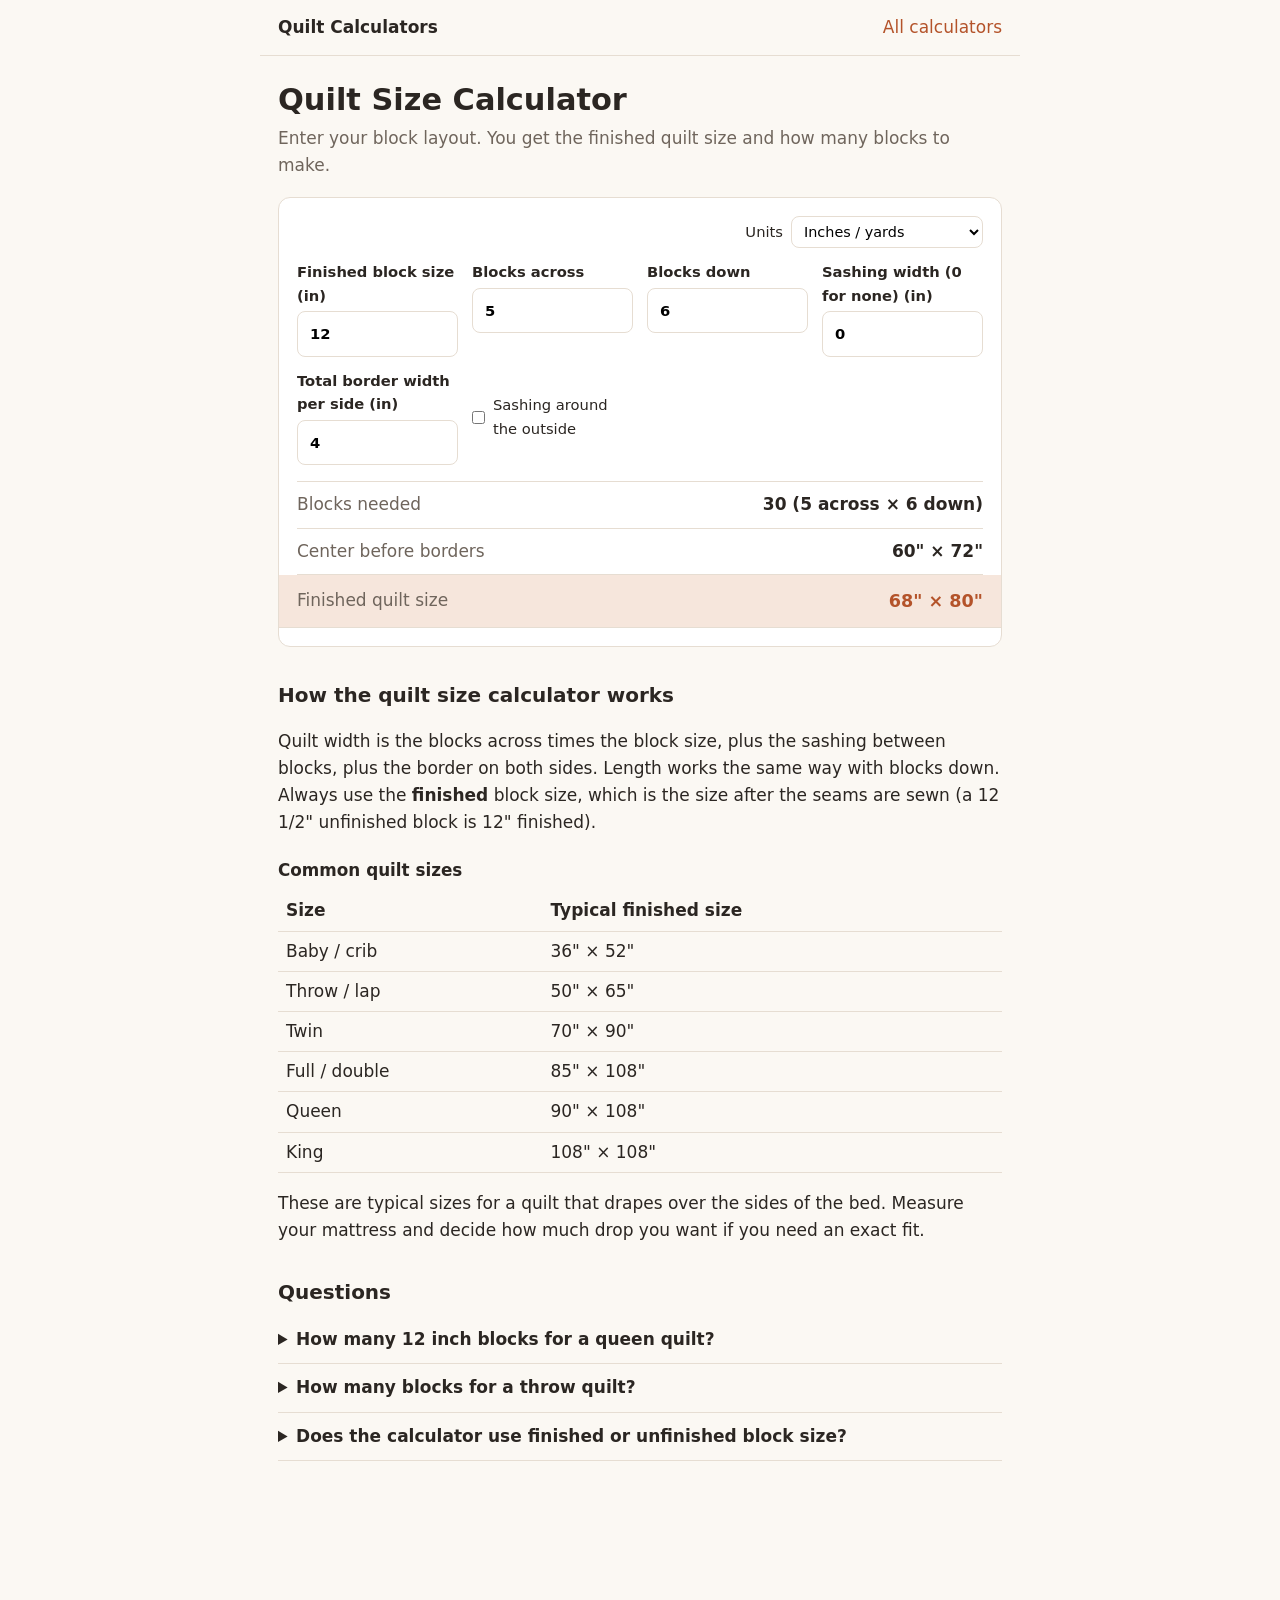
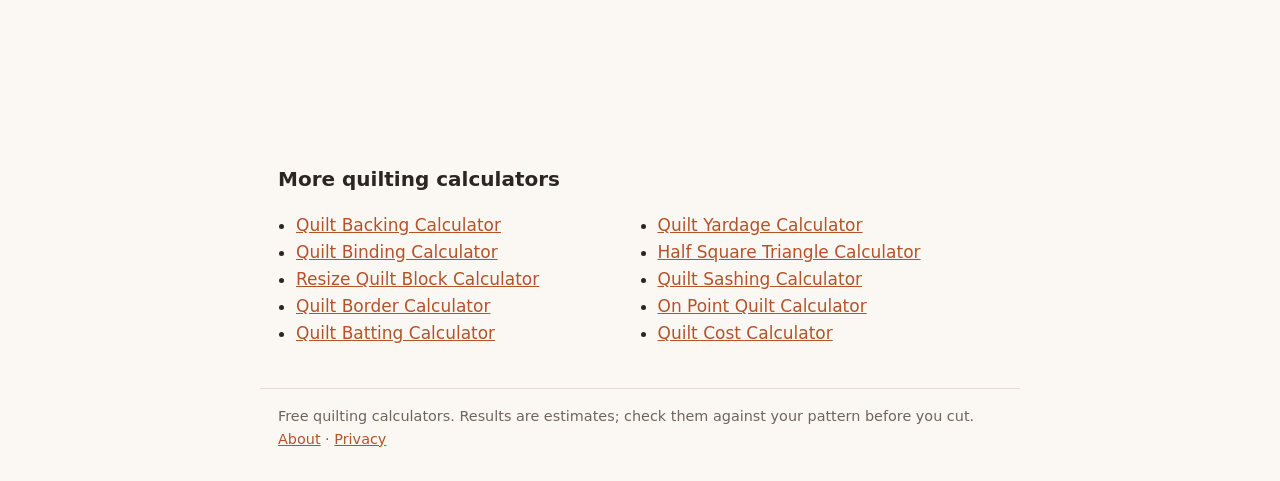
<file: quilt-size-calculator/index.html>
<!doctype html><html lang="en"><head><meta charset="utf-8"><meta name="viewport" content="width=device-width,initial-scale=1"><meta name="google-site-verification" content="CVZDYhy-9Az-9mSCyMcHNVbkX8L0_TWqJA_rbuYR4xs">
<title>Quilt Size Calculator: Blocks, Sashing and Borders</title><meta name="description" content="Free quilt size calculator. Enter block size, blocks across and down, sashing and borders to get your finished quilt size and block count."><link rel="canonical" href="https://quilt-calculators.pages.dev/quilt-size-calculator/">
<meta property="og:title" content="Quilt Size Calculator: Blocks, Sashing and Borders"><meta property="og:description" content="Free quilt size calculator. Enter block size, blocks across and down, sashing and borders to get your finished quilt size and block count."><meta property="og:url" content="https://quilt-calculators.pages.dev/quilt-size-calculator/"><meta property="og:type" content="website">
<link rel="icon" href="/favicon.svg" type="image/svg+xml"><link rel="stylesheet" href="/style.css">
<script type="application/ld+json">{"@context":"https://schema.org","@type":"WebApplication","name":"Quilt Size Calculator","url":"https://quilt-calculators.pages.dev/quilt-size-calculator/","applicationCategory":"UtilitiesApplication","operatingSystem":"Any","offers":{"@type":"Offer","price":"0","priceCurrency":"USD"}}</script><script type="application/ld+json">{"@context":"https://schema.org","@type":"FAQPage","mainEntity":[{"@type":"Question","name":"How many 12 inch blocks for a queen quilt?","acceptedAnswer":{"@type":"Answer","text":"Without sashing, a 90\" × 108\" queen is about 7 blocks across and 9 down, which is 63 blocks for an 84\" × 108\" center. That is close to queen size on its own; a 3\" border makes it 90\" × 114\"."}},{"@type":"Question","name":"How many blocks for a throw quilt?","acceptedAnswer":{"@type":"Answer","text":"A 50\" × 65\" throw with 12\" blocks is 4 across by 5 down (20 blocks) for a 48\" × 60\" center. Add a small border to reach the full size."}},{"@type":"Question","name":"Does the calculator use finished or unfinished block size?","acceptedAnswer":{"@type":"Answer","text":"Finished. Subtract 1/2\" from the unfinished size before you enter it."}}]}</script>
<!-- AD_HEAD -->
</head><body><header><a href="/">Quilt Calculators</a><a href="/#all" style="font-weight:500;color:var(--accent)">All calculators</a></header>
<main><h1>Quilt Size Calculator</h1><p class="lede">Enter your block layout. You get the finished quilt size and how many blocks to make.</p>
<form class="calc" data-calc="size"><div class="unitbar"><label for="unit" style="font-weight:500">Units</label><select id="unit"><option value="in">Inches / yards</option><option value="cm">Centimeters / meters</option></select></div>
<div class="grid"><label>Finished block size (<span class="u">in</span>)<input name="block" type="number" inputmode="decimal" step="any" min="0" value="12" required data-len></label><label>Blocks across<input name="across" type="number" inputmode="decimal" step="any" min="0" value="5" required></label><label>Blocks down<input name="down" type="number" inputmode="decimal" step="any" min="0" value="6" required></label><label>Sashing width (0 for none) (<span class="u">in</span>)<input name="sash" type="number" inputmode="decimal" step="any" min="0" value="0" data-len></label><label>Total border width per side (<span class="u">in</span>)<input name="border" type="number" inputmode="decimal" step="any" min="0" value="4" data-len></label><label class="check"><input type="checkbox" name="outer"> Sashing around the outside</label></div><div id="result" aria-live="polite"></div></form>
<div class="ad"><script async="async" data-cfasync="false" src="https://bauval.org/21/48c02a2f39f9222f112341f836ad4d72"></script><div id="container-48c02a2f39f9222f112341f836ad4d72"></div></div>
<h2>How the quilt size calculator works</h2><p>Quilt width is the blocks across times the block size, plus the sashing between blocks, plus the border on both sides. Length works the same way with blocks down. Always use the <b>finished</b> block size, which is the size after the seams are sewn (a 12 1/2" unfinished block is 12" finished).</p><h3>Common quilt sizes</h3><table><tr><th>Size</th><th>Typical finished size</th></tr><tr><td>Baby / crib</td><td>36" × 52"</td></tr><tr><td>Throw / lap</td><td>50" × 65"</td></tr><tr><td>Twin</td><td>70" × 90"</td></tr><tr><td>Full / double</td><td>85" × 108"</td></tr><tr><td>Queen</td><td>90" × 108"</td></tr><tr><td>King</td><td>108" × 108"</td></tr></table><p>These are typical sizes for a quilt that drapes over the sides of the bed. Measure your mattress and decide how much drop you want if you need an exact fit.</p>
<h2>Questions</h2><details><summary>How many 12 inch blocks for a queen quilt?</summary><p>Without sashing, a 90&quot; × 108&quot; queen is about 7 blocks across and 9 down, which is 63 blocks for an 84&quot; × 108&quot; center. That is close to queen size on its own; a 3&quot; border makes it 90&quot; × 114&quot;.</p></details><details><summary>How many blocks for a throw quilt?</summary><p>A 50&quot; × 65&quot; throw with 12&quot; blocks is 4 across by 5 down (20 blocks) for a 48&quot; × 60&quot; center. Add a small border to reach the full size.</p></details><details><summary>Does the calculator use finished or unfinished block size?</summary><p>Finished. Subtract 1/2&quot; from the unfinished size before you enter it.</p></details>
<div class="ad ad-banner"><script>atOptions = { 'key' : '0e25a3bfea9cafc0eab2e6e6f22a83a6', 'format' : 'iframe', 'height' : 250, 'width' : 300, 'params' : {} };</script><script src="https://bauval.org/22/0e25a3bfea9cafc0eab2e6e6f22a83a6"></script></div><h2>More quilting calculators</h2><ul class="links"><li><a href="/quilt-backing-calculator/">Quilt Backing Calculator</a></li><li><a href="/quilt-binding-calculator/">Quilt Binding Calculator</a></li><li><a href="/resize-quilt-block-calculator/">Resize Quilt Block Calculator</a></li><li><a href="/quilt-border-calculator/">Quilt Border Calculator</a></li><li><a href="/quilt-batting-calculator/">Quilt Batting Calculator</a></li><li><a href="/quilt-yardage-calculator/">Quilt Yardage Calculator</a></li><li><a href="/half-square-triangle-calculator/">Half Square Triangle Calculator</a></li><li><a href="/quilt-sashing-calculator/">Quilt Sashing Calculator</a></li><li><a href="/on-point-quilt-calculator/">On Point Quilt Calculator</a></li><li><a href="/quilt-cost-calculator/">Quilt Cost Calculator</a></li></ul></main>
<footer>Free quilting calculators. Results are estimates; check them against your pattern before you cut. <a href="/about/">About</a> · <a href="/privacy/">Privacy</a></footer>
<script src="/app.js" defer></script></body></html>
</file>
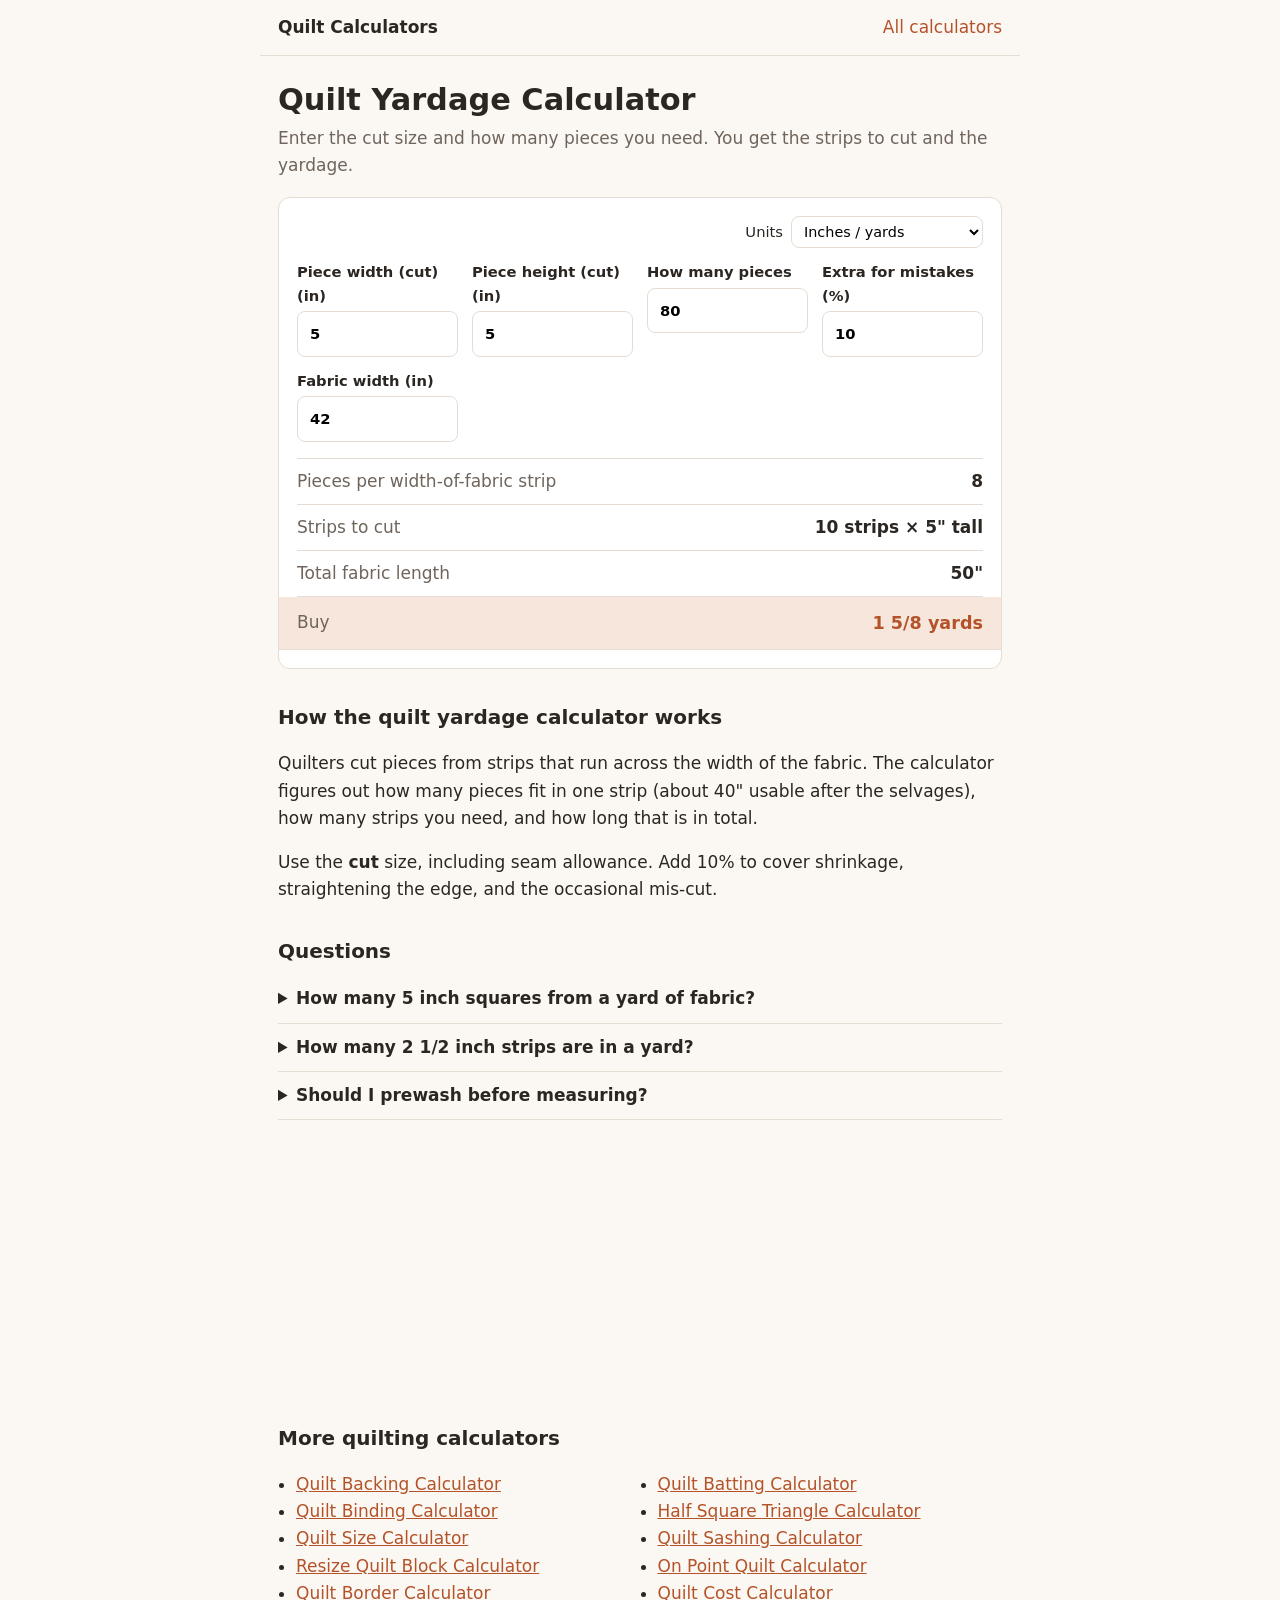
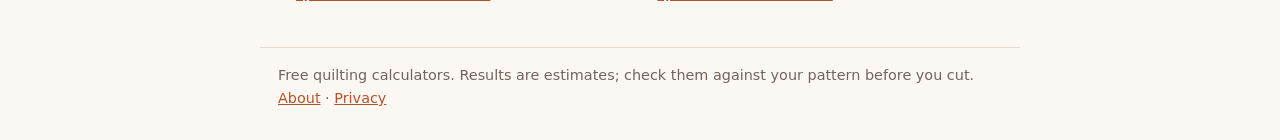
<file: quilt-yardage-calculator/index.html>
<!doctype html><html lang="en"><head><meta charset="utf-8"><meta name="viewport" content="width=device-width,initial-scale=1"><meta name="google-site-verification" content="CVZDYhy-9Az-9mSCyMcHNVbkX8L0_TWqJA_rbuYR4xs">
<title>Quilt Yardage Calculator: Fabric for Squares and Pieces</title><meta name="description" content="Free quilt yardage calculator. Enter how many squares or rectangles you need and get the strips to cut and the yardage to buy."><link rel="canonical" href="https://quilt-calculators.pages.dev/quilt-yardage-calculator/">
<meta property="og:title" content="Quilt Yardage Calculator: Fabric for Squares and Pieces"><meta property="og:description" content="Free quilt yardage calculator. Enter how many squares or rectangles you need and get the strips to cut and the yardage to buy."><meta property="og:url" content="https://quilt-calculators.pages.dev/quilt-yardage-calculator/"><meta property="og:type" content="website">
<link rel="icon" href="/favicon.svg" type="image/svg+xml"><link rel="stylesheet" href="/style.css">
<script type="application/ld+json">{"@context":"https://schema.org","@type":"WebApplication","name":"Quilt Yardage Calculator","url":"https://quilt-calculators.pages.dev/quilt-yardage-calculator/","applicationCategory":"UtilitiesApplication","operatingSystem":"Any","offers":{"@type":"Offer","price":"0","priceCurrency":"USD"}}</script><script type="application/ld+json">{"@context":"https://schema.org","@type":"FAQPage","mainEntity":[{"@type":"Question","name":"How many 5 inch squares from a yard of fabric?","acceptedAnswer":{"@type":"Answer","text":"A yard is 36\", so you get 7 strips of 5\" with 1\" left over. Each strip gives 8 squares, so 56 squares from one yard."}},{"@type":"Question","name":"How many 2 1/2 inch strips are in a yard?","acceptedAnswer":{"@type":"Answer","text":"14 strips, with 1\" left over."}},{"@type":"Question","name":"Should I prewash before measuring?","acceptedAnswer":{"@type":"Answer","text":"If you prewash, cotton can shrink 3% to 5%. Buy the extra before washing."}}]}</script>
<!-- AD_HEAD -->
</head><body><header><a href="/">Quilt Calculators</a><a href="/#all" style="font-weight:500;color:var(--accent)">All calculators</a></header>
<main><h1>Quilt Yardage Calculator</h1><p class="lede">Enter the cut size and how many pieces you need. You get the strips to cut and the yardage.</p>
<form class="calc" data-calc="yardage"><div class="unitbar"><label for="unit" style="font-weight:500">Units</label><select id="unit"><option value="in">Inches / yards</option><option value="cm">Centimeters / meters</option></select></div>
<div class="grid"><label>Piece width (cut) (<span class="u">in</span>)<input name="pw" type="number" inputmode="decimal" step="any" min="0" value="5" required data-len></label><label>Piece height (cut) (<span class="u">in</span>)<input name="pl" type="number" inputmode="decimal" step="any" min="0" value="5" required data-len></label><label>How many pieces<input name="count" type="number" inputmode="decimal" step="any" min="0" value="80" required></label><label>Extra for mistakes (%)<input name="waste" type="number" inputmode="decimal" step="any" min="0" value="10"></label><label>Fabric width (<span class="u">in</span>)<input name="wof" type="number" inputmode="decimal" step="any" min="0" value="42" required data-len></label></div><div id="result" aria-live="polite"></div></form>
<div class="ad"><script async="async" data-cfasync="false" src="https://bauval.org/21/48c02a2f39f9222f112341f836ad4d72"></script><div id="container-48c02a2f39f9222f112341f836ad4d72"></div></div>
<h2>How the quilt yardage calculator works</h2><p>Quilters cut pieces from strips that run across the width of the fabric. The calculator figures out how many pieces fit in one strip (about 40" usable after the selvages), how many strips you need, and how long that is in total.</p><p>Use the <b>cut</b> size, including seam allowance. Add 10% to cover shrinkage, straightening the edge, and the occasional mis-cut.</p>
<h2>Questions</h2><details><summary>How many 5 inch squares from a yard of fabric?</summary><p>A yard is 36&quot;, so you get 7 strips of 5&quot; with 1&quot; left over. Each strip gives 8 squares, so 56 squares from one yard.</p></details><details><summary>How many 2 1/2 inch strips are in a yard?</summary><p>14 strips, with 1&quot; left over.</p></details><details><summary>Should I prewash before measuring?</summary><p>If you prewash, cotton can shrink 3% to 5%. Buy the extra before washing.</p></details>
<div class="ad ad-banner"><script>atOptions = { 'key' : '0e25a3bfea9cafc0eab2e6e6f22a83a6', 'format' : 'iframe', 'height' : 250, 'width' : 300, 'params' : {} };</script><script src="https://bauval.org/22/0e25a3bfea9cafc0eab2e6e6f22a83a6"></script></div><h2>More quilting calculators</h2><ul class="links"><li><a href="/quilt-backing-calculator/">Quilt Backing Calculator</a></li><li><a href="/quilt-binding-calculator/">Quilt Binding Calculator</a></li><li><a href="/quilt-size-calculator/">Quilt Size Calculator</a></li><li><a href="/resize-quilt-block-calculator/">Resize Quilt Block Calculator</a></li><li><a href="/quilt-border-calculator/">Quilt Border Calculator</a></li><li><a href="/quilt-batting-calculator/">Quilt Batting Calculator</a></li><li><a href="/half-square-triangle-calculator/">Half Square Triangle Calculator</a></li><li><a href="/quilt-sashing-calculator/">Quilt Sashing Calculator</a></li><li><a href="/on-point-quilt-calculator/">On Point Quilt Calculator</a></li><li><a href="/quilt-cost-calculator/">Quilt Cost Calculator</a></li></ul></main>
<footer>Free quilting calculators. Results are estimates; check them against your pattern before you cut. <a href="/about/">About</a> · <a href="/privacy/">Privacy</a></footer>
<script src="/app.js" defer></script></body></html>
</file>
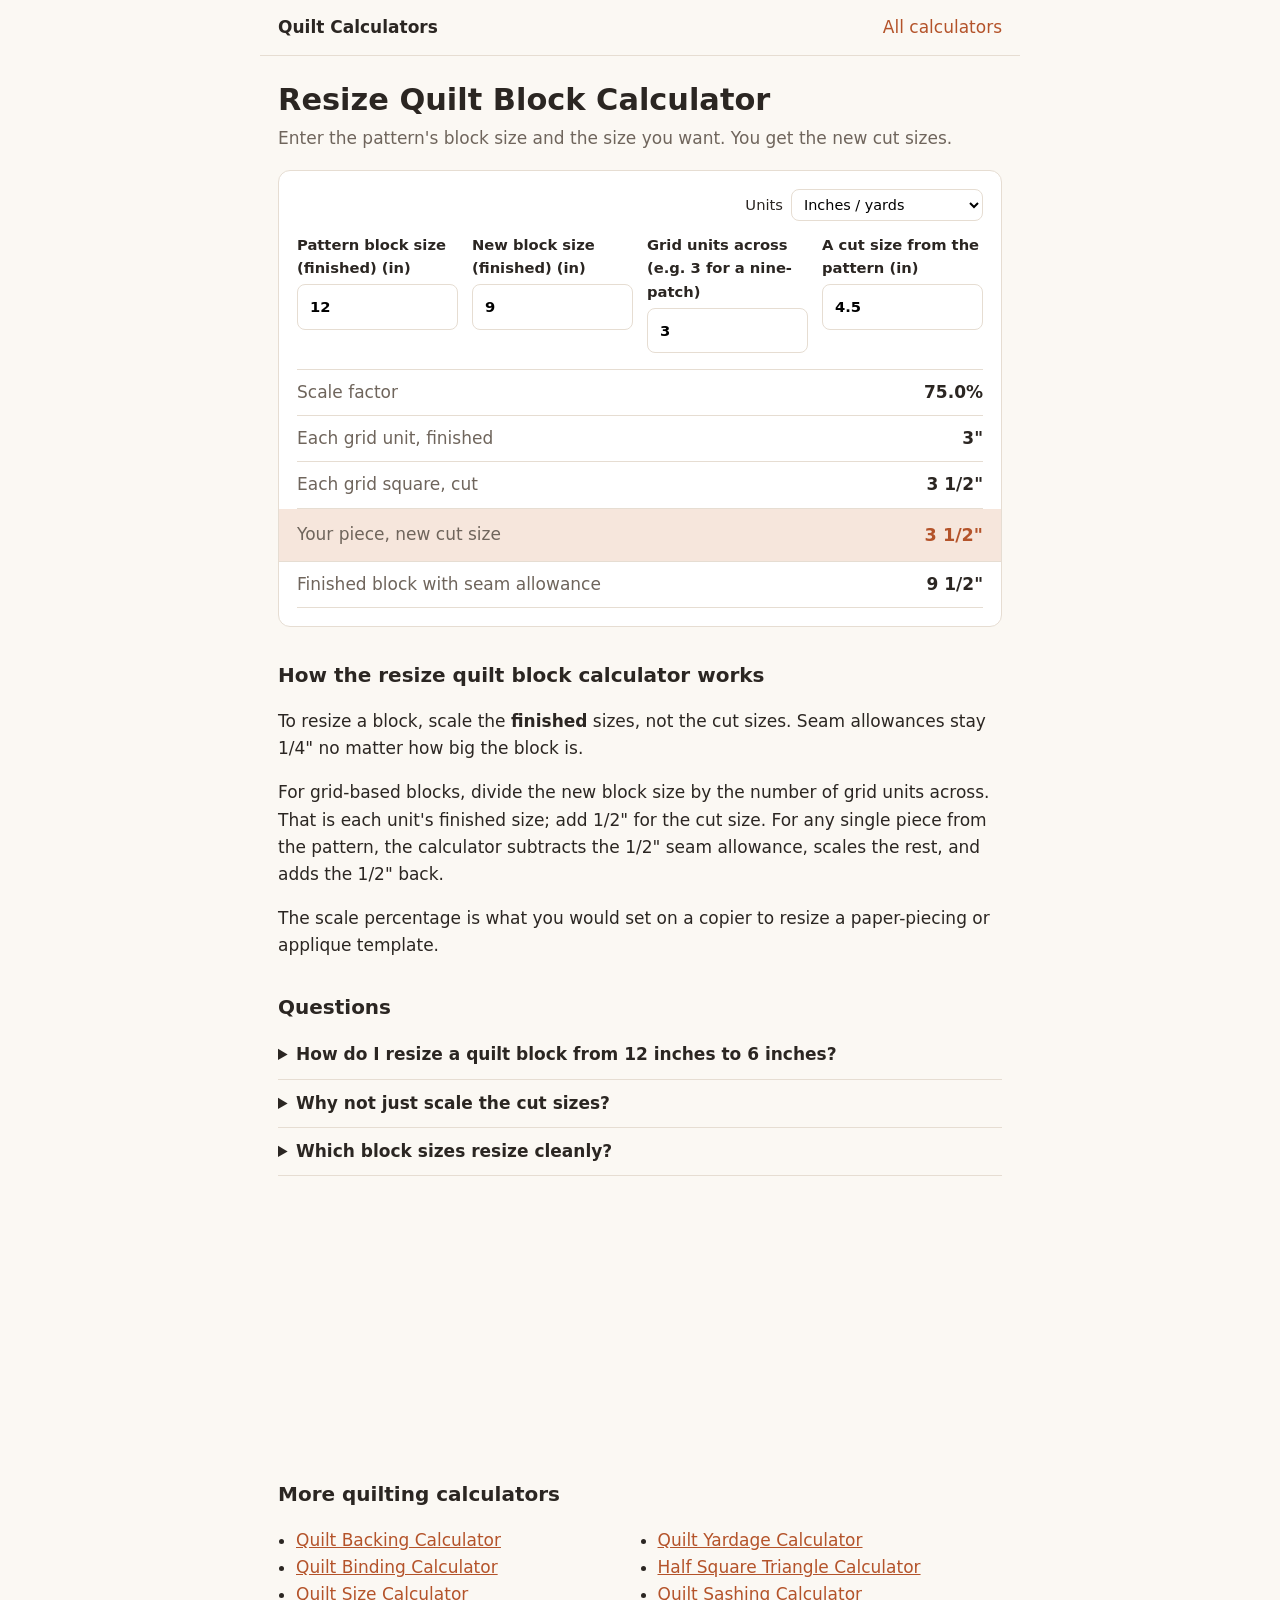
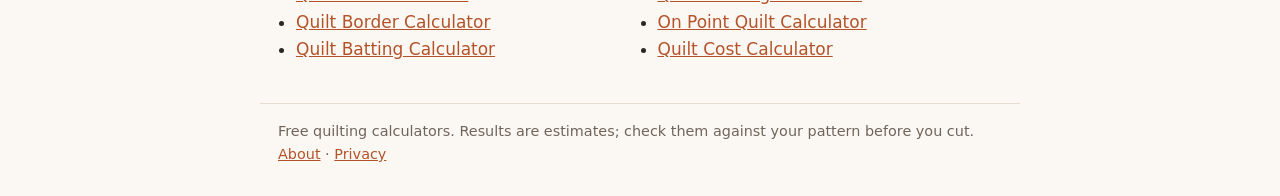
<file: resize-quilt-block-calculator/index.html>
<!doctype html><html lang="en"><head><meta charset="utf-8"><meta name="viewport" content="width=device-width,initial-scale=1"><meta name="google-site-verification" content="CVZDYhy-9Az-9mSCyMcHNVbkX8L0_TWqJA_rbuYR4xs">
<title>Resize Quilt Block Calculator: Scale Any Block</title><meta name="description" content="Free calculator to resize a quilt block. Get the scale percentage, new grid unit size, and new cut size for any piece in the pattern."><link rel="canonical" href="https://quilt-calculators.pages.dev/resize-quilt-block-calculator/">
<meta property="og:title" content="Resize Quilt Block Calculator: Scale Any Block"><meta property="og:description" content="Free calculator to resize a quilt block. Get the scale percentage, new grid unit size, and new cut size for any piece in the pattern."><meta property="og:url" content="https://quilt-calculators.pages.dev/resize-quilt-block-calculator/"><meta property="og:type" content="website">
<link rel="icon" href="/favicon.svg" type="image/svg+xml"><link rel="stylesheet" href="/style.css">
<script type="application/ld+json">{"@context":"https://schema.org","@type":"WebApplication","name":"Resize Quilt Block Calculator","url":"https://quilt-calculators.pages.dev/resize-quilt-block-calculator/","applicationCategory":"UtilitiesApplication","operatingSystem":"Any","offers":{"@type":"Offer","price":"0","priceCurrency":"USD"}}</script><script type="application/ld+json">{"@context":"https://schema.org","@type":"FAQPage","mainEntity":[{"@type":"Question","name":"How do I resize a quilt block from 12 inches to 6 inches?","acceptedAnswer":{"@type":"Answer","text":"Every finished measurement is halved. A 4 1/2\" cut square (4\" finished) becomes 2 1/2\" cut (2\" finished). For printed templates, copy at 50%."}},{"@type":"Question","name":"Why not just scale the cut sizes?","acceptedAnswer":{"@type":"Answer","text":"The 1/4\" seam allowance doesn't change. If you scale a cut size directly, the seam allowance shrinks or grows too and the block comes out the wrong size."}},{"@type":"Question","name":"Which block sizes resize cleanly?","acceptedAnswer":{"@type":"Answer","text":"Sizes divisible by the grid count. A nine-patch works best at multiples of 3 (6\", 9\", 12\"). A four-patch works at any even number."}}]}</script>
<!-- AD_HEAD -->
</head><body><header><a href="/">Quilt Calculators</a><a href="/#all" style="font-weight:500;color:var(--accent)">All calculators</a></header>
<main><h1>Resize Quilt Block Calculator</h1><p class="lede">Enter the pattern's block size and the size you want. You get the new cut sizes.</p>
<form class="calc" data-calc="resize"><div class="unitbar"><label for="unit" style="font-weight:500">Units</label><select id="unit"><option value="in">Inches / yards</option><option value="cm">Centimeters / meters</option></select></div>
<div class="grid"><label>Pattern block size (finished) (<span class="u">in</span>)<input name="orig" type="number" inputmode="decimal" step="any" min="0" value="12" required data-len></label><label>New block size (finished) (<span class="u">in</span>)<input name="newSize" type="number" inputmode="decimal" step="any" min="0" value="9" required data-len></label><label>Grid units across (e.g. 3 for a nine-patch)<input name="grid" type="number" inputmode="decimal" step="any" min="0" value="3" required></label><label>A cut size from the pattern (<span class="u">in</span>)<input name="piece" type="number" inputmode="decimal" step="any" min="0" value="4.5" required data-len></label></div><div id="result" aria-live="polite"></div></form>
<div class="ad"><script async="async" data-cfasync="false" src="https://bauval.org/21/48c02a2f39f9222f112341f836ad4d72"></script><div id="container-48c02a2f39f9222f112341f836ad4d72"></div></div>
<h2>How the resize quilt block calculator works</h2><p>To resize a block, scale the <b>finished</b> sizes, not the cut sizes. Seam allowances stay 1/4" no matter how big the block is.</p><p>For grid-based blocks, divide the new block size by the number of grid units across. That is each unit's finished size; add 1/2" for the cut size. For any single piece from the pattern, the calculator subtracts the 1/2" seam allowance, scales the rest, and adds the 1/2" back.</p><p>The scale percentage is what you would set on a copier to resize a paper-piecing or applique template.</p>
<h2>Questions</h2><details><summary>How do I resize a quilt block from 12 inches to 6 inches?</summary><p>Every finished measurement is halved. A 4 1/2&quot; cut square (4&quot; finished) becomes 2 1/2&quot; cut (2&quot; finished). For printed templates, copy at 50%.</p></details><details><summary>Why not just scale the cut sizes?</summary><p>The 1/4&quot; seam allowance doesn't change. If you scale a cut size directly, the seam allowance shrinks or grows too and the block comes out the wrong size.</p></details><details><summary>Which block sizes resize cleanly?</summary><p>Sizes divisible by the grid count. A nine-patch works best at multiples of 3 (6&quot;, 9&quot;, 12&quot;). A four-patch works at any even number.</p></details>
<div class="ad ad-banner"><script>atOptions = { 'key' : '0e25a3bfea9cafc0eab2e6e6f22a83a6', 'format' : 'iframe', 'height' : 250, 'width' : 300, 'params' : {} };</script><script src="https://bauval.org/22/0e25a3bfea9cafc0eab2e6e6f22a83a6"></script></div><h2>More quilting calculators</h2><ul class="links"><li><a href="/quilt-backing-calculator/">Quilt Backing Calculator</a></li><li><a href="/quilt-binding-calculator/">Quilt Binding Calculator</a></li><li><a href="/quilt-size-calculator/">Quilt Size Calculator</a></li><li><a href="/quilt-border-calculator/">Quilt Border Calculator</a></li><li><a href="/quilt-batting-calculator/">Quilt Batting Calculator</a></li><li><a href="/quilt-yardage-calculator/">Quilt Yardage Calculator</a></li><li><a href="/half-square-triangle-calculator/">Half Square Triangle Calculator</a></li><li><a href="/quilt-sashing-calculator/">Quilt Sashing Calculator</a></li><li><a href="/on-point-quilt-calculator/">On Point Quilt Calculator</a></li><li><a href="/quilt-cost-calculator/">Quilt Cost Calculator</a></li></ul></main>
<footer>Free quilting calculators. Results are estimates; check them against your pattern before you cut. <a href="/about/">About</a> · <a href="/privacy/">Privacy</a></footer>
<script src="/app.js" defer></script></body></html>
</file>
<file: style.css>
:root{--bg:#fbf8f3;--fg:#2b2622;--muted:#6f655c;--card:#fff;--line:#e6ddd2;--accent:#b4532a;--accent-soft:#f6e6dc}
*{box-sizing:border-box}
body{margin:0;font:17px/1.6 system-ui,-apple-system,"Segoe UI",Roboto,sans-serif;background:var(--bg);color:var(--fg)}
a{color:var(--accent)}
header,main,footer{max-width:760px;margin:0 auto;padding:0 18px}
header{display:flex;justify-content:space-between;align-items:center;padding-top:14px;padding-bottom:14px;border-bottom:1px solid var(--line)}
header a{font-weight:700;text-decoration:none;color:var(--fg)}
h1{font-size:1.9rem;line-height:1.2;margin:26px 0 6px}
h2{font-size:1.25rem;margin:32px 0 8px}
.lede{color:var(--muted);margin:0 0 18px}
.calc{background:var(--card);border:1px solid var(--line);border-radius:12px;padding:18px}
.grid{display:grid;grid-template-columns:repeat(auto-fit,minmax(140px,1fr));gap:12px 14px}
label{display:block;font-size:.92rem;font-weight:600}
input,select{width:100%;margin-top:4px;padding:10px 12px;font:inherit;border:1px solid var(--line);border-radius:8px;background:#fff}
input:focus,select:focus{outline:2px solid var(--accent);outline-offset:1px}
label.check{display:flex;gap:8px;align-items:center;font-weight:500}
label.check input{width:auto;margin:0}
.unitbar{display:flex;justify-content:flex-end;gap:8px;align-items:center;margin-bottom:12px;font-size:.9rem}
.unitbar select{width:auto;margin:0;padding:6px 8px}
#result{margin-top:16px}
dl{margin:0;border-top:1px solid var(--line)}
dl div{display:flex;justify-content:space-between;gap:16px;padding:9px 0;border-bottom:1px solid var(--line)}
dt{color:var(--muted)}dd{margin:0;font-weight:600;text-align:right}
dl div.hi{background:var(--accent-soft);margin:0 -18px;padding:12px 18px}
dl div.hi dd{color:var(--accent);font-size:1.1rem}
.hint{color:var(--muted)}
.ad{min-height:0;margin:20px 0}.ad-banner{display:flex;justify-content:center;min-height:250px}
.links{columns:2;padding-left:18px}
.cards{display:grid;grid-template-columns:repeat(auto-fit,minmax(220px,1fr));gap:12px;padding:0;list-style:none}
.cards a{display:block;height:100%;padding:14px;border:1px solid var(--line);border-radius:10px;background:#fff;text-decoration:none;color:var(--fg)}
.cards b{display:block;color:var(--accent)}
.cards span{font-size:.92rem;color:var(--muted)}
details{border-bottom:1px solid var(--line);padding:10px 0}
summary{cursor:pointer;font-weight:600}
footer{margin-top:40px;padding-top:16px;padding-bottom:30px;border-top:1px solid var(--line);color:var(--muted);font-size:.9rem}
@media(max-width:520px){.links{columns:1}dl div{flex-direction:column;gap:2px}dd{text-align:left}}
table{border-collapse:collapse;width:100%;margin:8px 0}th,td{text-align:left;padding:6px 8px;border-bottom:1px solid var(--line)}h3{font-size:1.05rem;margin:20px 0 6px}
</file>
